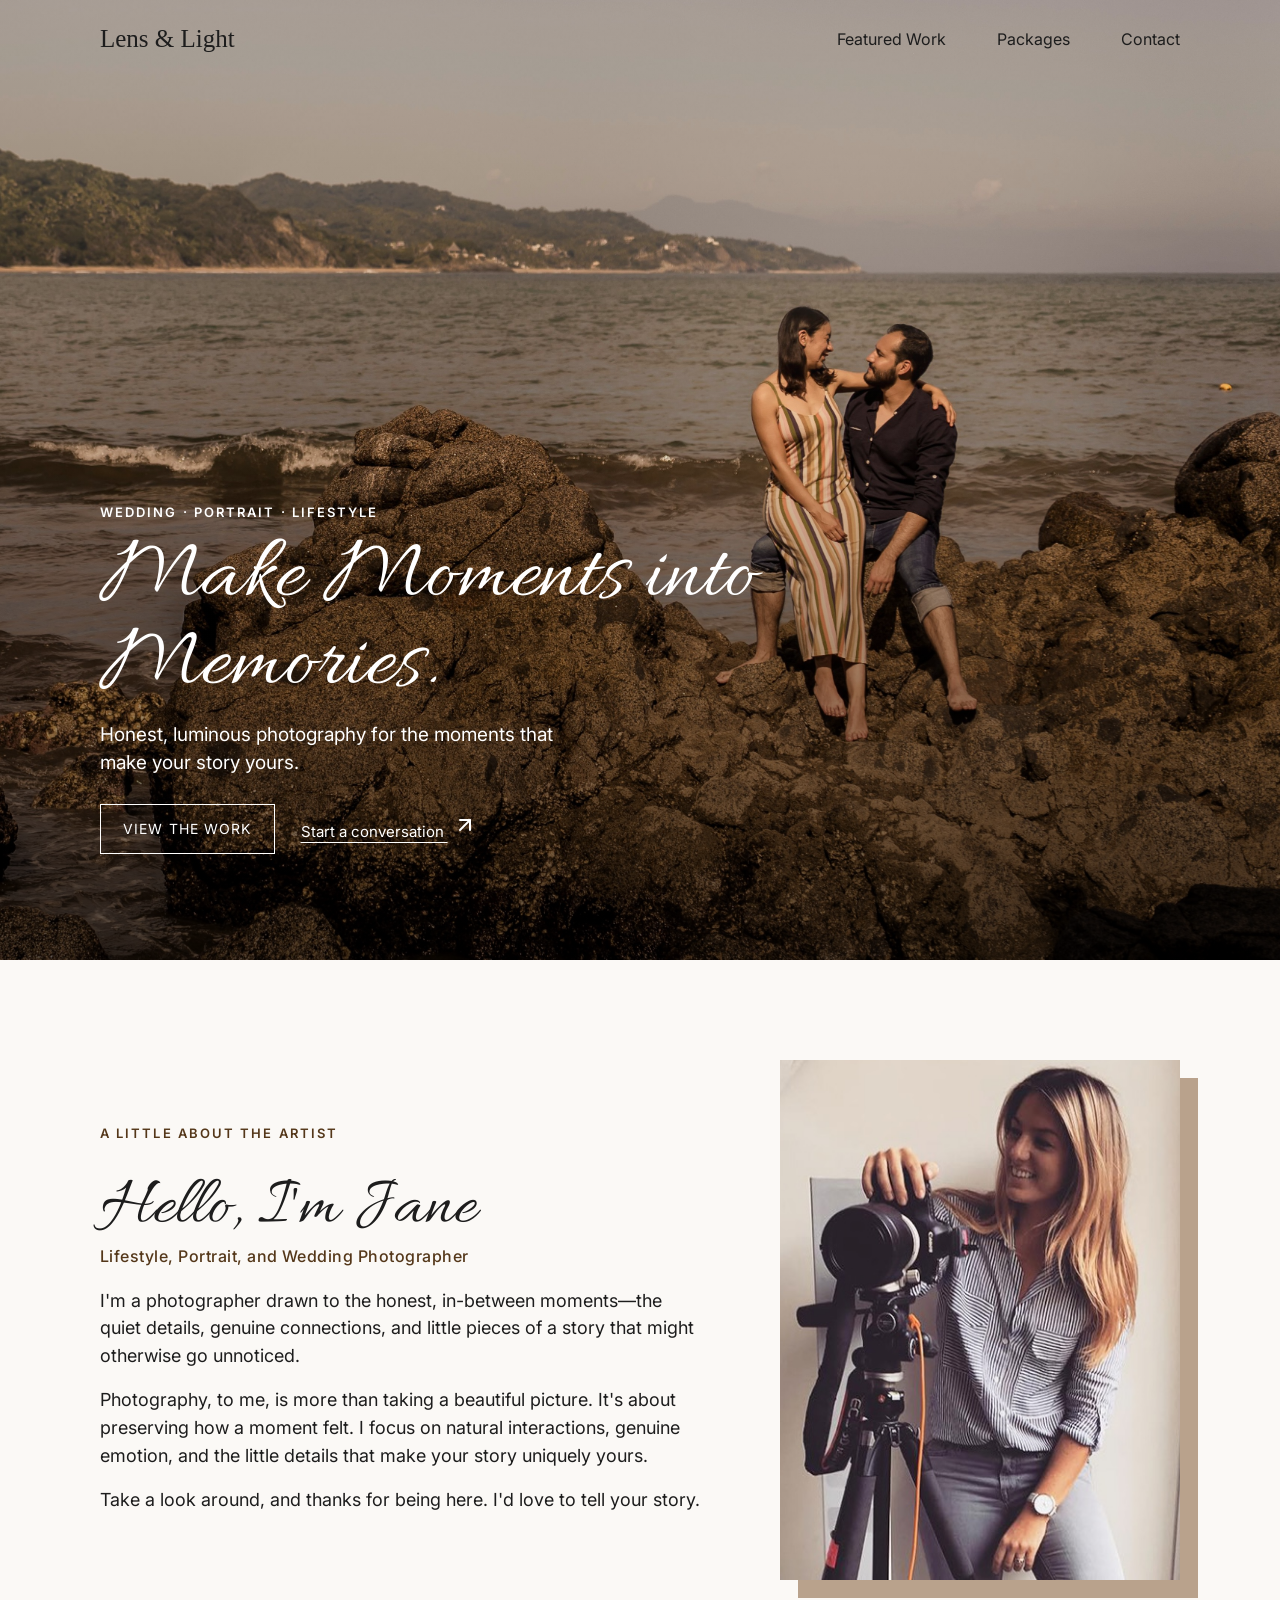
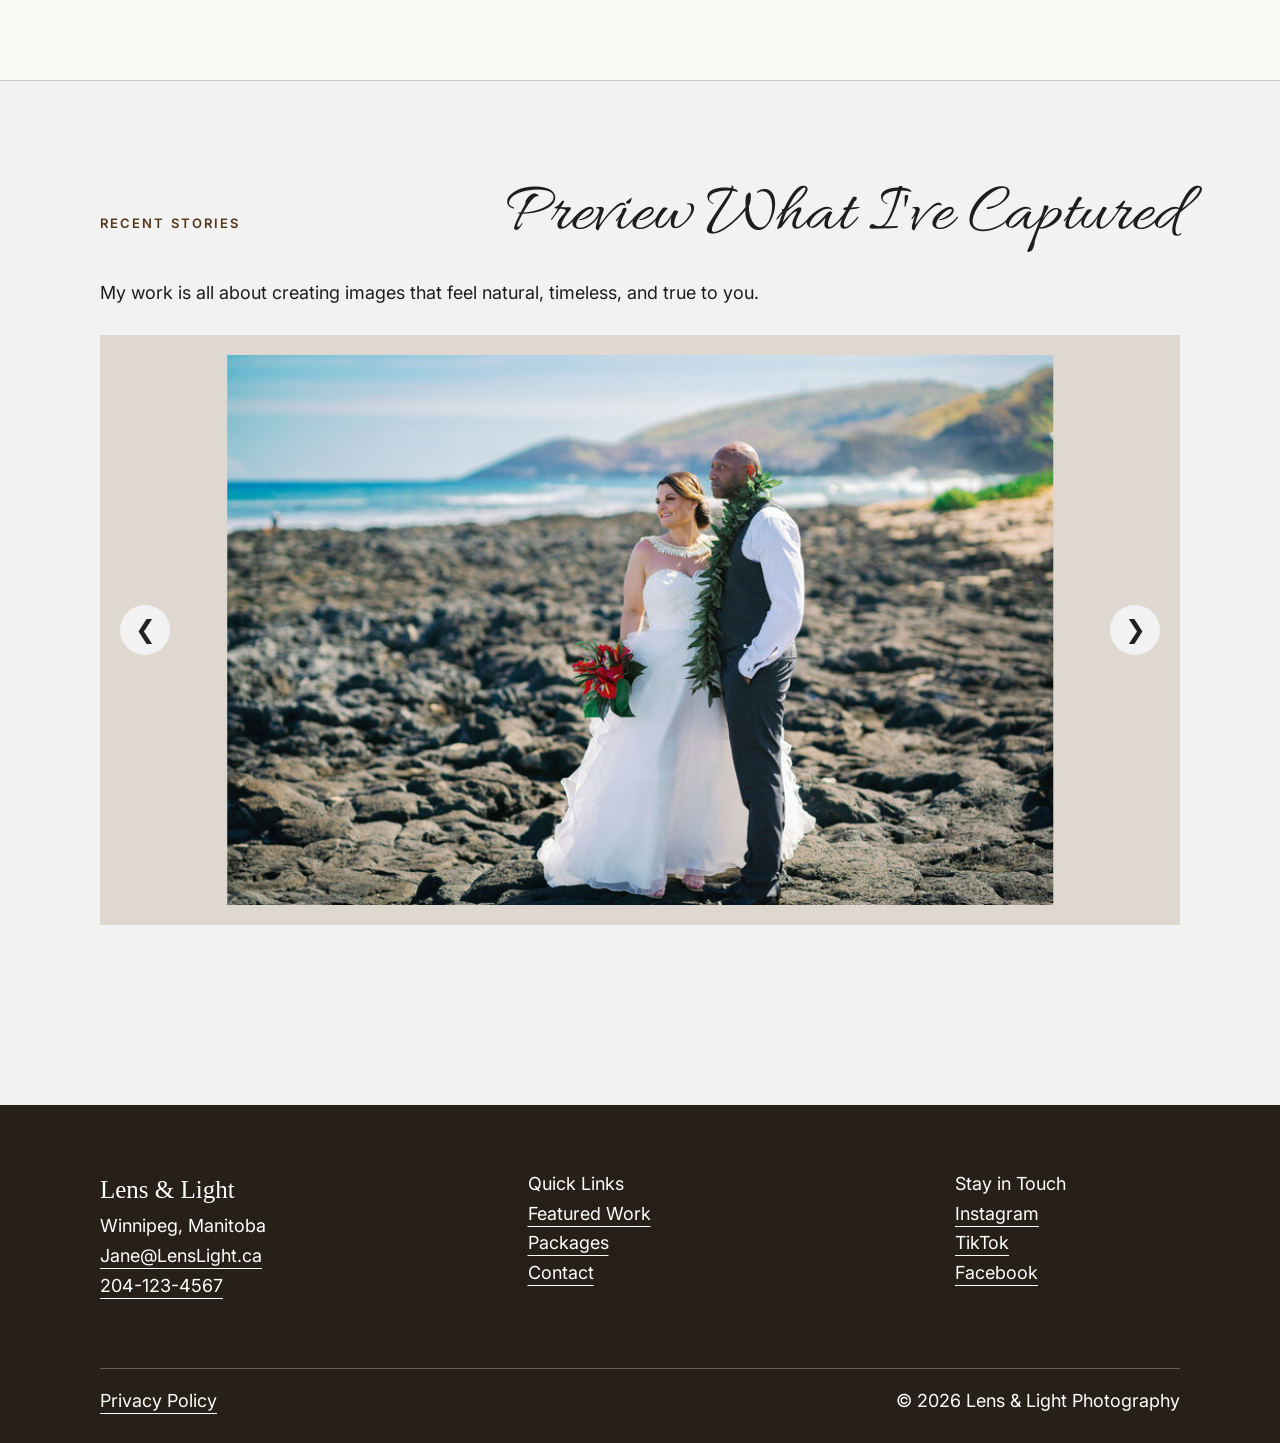
<file: index.html>
<!DOCTYPE html>
<html lang="en">
<head>
	<meta charset="UTF-8">
	<meta name="viewport" content="width=device-width, initial-scale=1.0">
	<meta name="description" content="Lens & Light Photography — thoughtful photography for life's honest, luminous moments.">
	<title>Lens & Light Photography | Home</title>
	<link rel="preconnect" href="https://fonts.googleapis.com">
	<link rel="preconnect" href="https://fonts.gstatic.com" crossorigin>
	<link href="https://fonts.googleapis.com/css2?family=Allura&family=Homemade+Apple&family=Inter:wght@400;500;600&display=swap" rel="stylesheet">
	<link rel="stylesheet" href="styles.css?v=2">
</head>
<body>
	<header id="top" class="header home content-padding">
		<div class="header-content content">
			<nav class="nav" aria-label="Main navigation">
				<div class="logo-div">
					<a class="brand" href="#top">Lens &amp; Light</a>
					<button type="button" class="hamburger" aria-label="Open navigation menu" aria-expanded="false" aria-controls="main-navigation">
						<svg viewBox="0 0 24 24" aria-hidden="true" focusable="false">
							<path d="m6 9 6 6 6-6"></path>
						</svg>
					</button>
				</div>
				<div class="nav-links" id="main-navigation">
					<a href="weddings-featured-work.html" class="nav">Featured Work</a>
					<a href="packages.html" class="nav">Packages</a>
					<a href="contact.html" class="nav">Contact</a>
				</div>
			</nav>
			<div class="hero-copy">
				<p class="hero-eyebrow">Wedding · Portrait · Lifestyle</p>
				<h1 class="heading-font">Make Moments into Memories.</h1>
				<p class="hero-intro">Honest, luminous photography for the moments that make your story yours.</p>
				<div class="hero-actions">
					<a class="hero-button" href="weddings-featured-work.html">View the work</a>
					<a class="hero-text-link" href="contact.html">
						Start a conversation
						<span aria-hidden="true">
							<svg xmlns="http://www.w3.org/2000/svg" width="24" height="24" viewBox="0 0 24 24" fill="none" stroke="currentColor" stroke-width="2" stroke-linecap="round" stroke-linejoin="round">
								<line x1="7" y1="17" x2="17" y2="7"></line>
								<polyline points="7 7 17 7 17 17"></polyline>
							</svg>
						</span>
					</a>
				</div>
			</div>
		</div>
	</header>
	<main>
		<section id="about" class="t-b-padding content-padding">
			<div class="content">
				<div class="left">
					<p class="section-kicker">A little about the artist</p>
					<div class="about-heading">
						<h2 class="no-margin heading-font">Hello, I&apos;m Jane</h2>
						<h4 class="no-margin">Lifestyle, Portrait, and Wedding Photographer</h4>
					</div>
					<div class="about-content">
						<p>I&apos;m a photographer drawn to the honest, in-between moments—the quiet details, genuine connections, and little pieces of a story that might otherwise go unnoticed.</p>
						<p>Photography, to me, is more than taking a beautiful picture. It&apos;s about preserving how a moment felt. I focus on natural interactions, genuine emotion, and the little details that make your story uniquely yours.</p>
						<p>Take a look around, and thanks for being here. I&apos;d love to tell your story.</p>
					</div>
				</div>
				<div class="right">
					<img width="400px" src="images/jane.jpg" alt="Image of Jane" />
				</div>
			</div>
		</section>
		<section id="preview" class="top-padding bottom-padding content content-padding">
			<div class="section-heading">
				<p class="section-kicker">Recent stories</p>
				<h2 class="no-margin heading-font">Preview What I&apos;ve Captured</h2>
			</div>
			<p>My work is all about creating images that feel natural, timeless, and true to you.</p>
			
			<div class="carousel">
				<button class="carousel-button carousel-button-left" aria-label="Previous image">
					&#10094;
				</button>

				<div class="carousel-track-container">
					<div class="carousel-track">
						<div class="carousel-slide">
							<img src="images/weddings/wedding2.jpg" alt="Example wedding photography">
						</div>

						<div class="carousel-slide">
							<img src="images/portraits/portrait1.jpg" alt="Example couple portrait">
						</div>

						<div class="carousel-slide">
							<img src="images/lifestyle/lifestyle1.jpg" alt="Example lifestyle photography">
						</div>

						<div class="carousel-slide">
							<img src="images/weddings/wedding1.avif" alt="Example outdoor portrait">
						</div>

						<div class="carousel-slide">
							<img src="images/portraits/portrait2.jpg" alt="Example outdoor portrait">
						</div>

						<div class="carousel-slide">
							<img src="images/lifestyle/lifestyle3.avif" alt="Example outdoor portrait">
						</div>
					</div>
				</div>

				<button class="carousel-button carousel-button-right" aria-label="Next image">
					&#10095;
				</button>

			</div>
		</section>
	</main>
	<footer class="footer">
		<div class="content">
			<div class="columns">
				<div class="footer-link-section">
					<a href="#top" class="brand">Lens & Light</a>
					<p class="no-margin">Winnipeg, Manitoba</p>
					<a href="mailto:Jane@LensLight.ca">Jane@LensLight.ca</a>
					<a href="tel:2041234567">204-123-4567</a>
				</div>
				<div class="footer-link-section">
					<p class="no-margin">Quick Links</p>
					<a href="weddings-featured-work.html">Featured Work</a>
					<a href="packages.html">Packages</a>
					<a href="contact.html">Contact</a>
				</div>
				<div class="footer-link-section">
					<p class="no-margin">Stay in Touch</p>
					<a href="#">Instagram</a>
					<a href="#">TikTok</a>
					<a href="#">Facebook</a>
				</div>
			</div>
			<div class="columns">
				<div class="terms">
					<a href="#">Privacy Policy</a>
					<!-- <a href="#">Terms of Service</a> -->
				</div>
				<p class="no-margin">&copy; 2026 Lens &amp; Light Photography</p>	
			</div>
		</div>
	</footer>

	<script>
		const track = document.querySelector(".carousel-track");
		const trackContainer = document.querySelector(".carousel-track-container");
		const slides = document.querySelectorAll(".carousel-slide");

		const previousButton = document.querySelector(".carousel-button-left");
		const nextButton = document.querySelector(".carousel-button-right");
		const hamburger = document.querySelector(".hamburger");
		const navigationLinks = document.querySelector(".nav-links");

		let currentSlide = 0;
		let touchStartX = 0;


		function toggleNavigation() {
			const isOpen = navigationLinks.classList.toggle("is-open");
			hamburger.setAttribute("aria-expanded", isOpen);
			hamburger.setAttribute("aria-label", isOpen ? "Close navigation menu" : "Open navigation menu");
		}


		hamburger.addEventListener("click", toggleNavigation);
		hamburger.addEventListener("keydown", (event) => {
			if (event.key === "Enter" || event.key === " ") {
				event.preventDefault();
				toggleNavigation();
			}
		});


		function updateCarousel() {
			track.style.transform = `translateX(-${currentSlide * 100}%)`;
		}


		nextButton.addEventListener("click", () => {

			currentSlide++;

			// Go back to the first image after the last one
			if (currentSlide >= slides.length) {
				currentSlide = 0;
			}

			updateCarousel();
		});


		previousButton.addEventListener("click", () => {

			currentSlide--;

			// Go to the last image if we're at the first
			if (currentSlide < 0) {
				currentSlide = slides.length - 1;
			}

			updateCarousel();
		});


		trackContainer.addEventListener("touchstart", (event) => {
			if (event.touches.length === 1) {
				touchStartX = event.touches[0].clientX;
			}
		}, { passive: true });

		trackContainer.addEventListener("touchend", (event) => {
			if (!touchStartX || event.changedTouches.length !== 1) {
				touchStartX = 0;
				return;
			}

			const touchEndX = event.changedTouches[0].clientX;
			const swipeDistance = touchEndX - touchStartX;
			const minimumSwipeDistance = 50;

			if (Math.abs(swipeDistance) >= minimumSwipeDistance) {
				if (swipeDistance < 0) {
					nextButton.click();
				} else {
					previousButton.click();
				}
			}

			touchStartX = 0;
		}, { passive: true });
	</script>
</body>
</html>
</file>
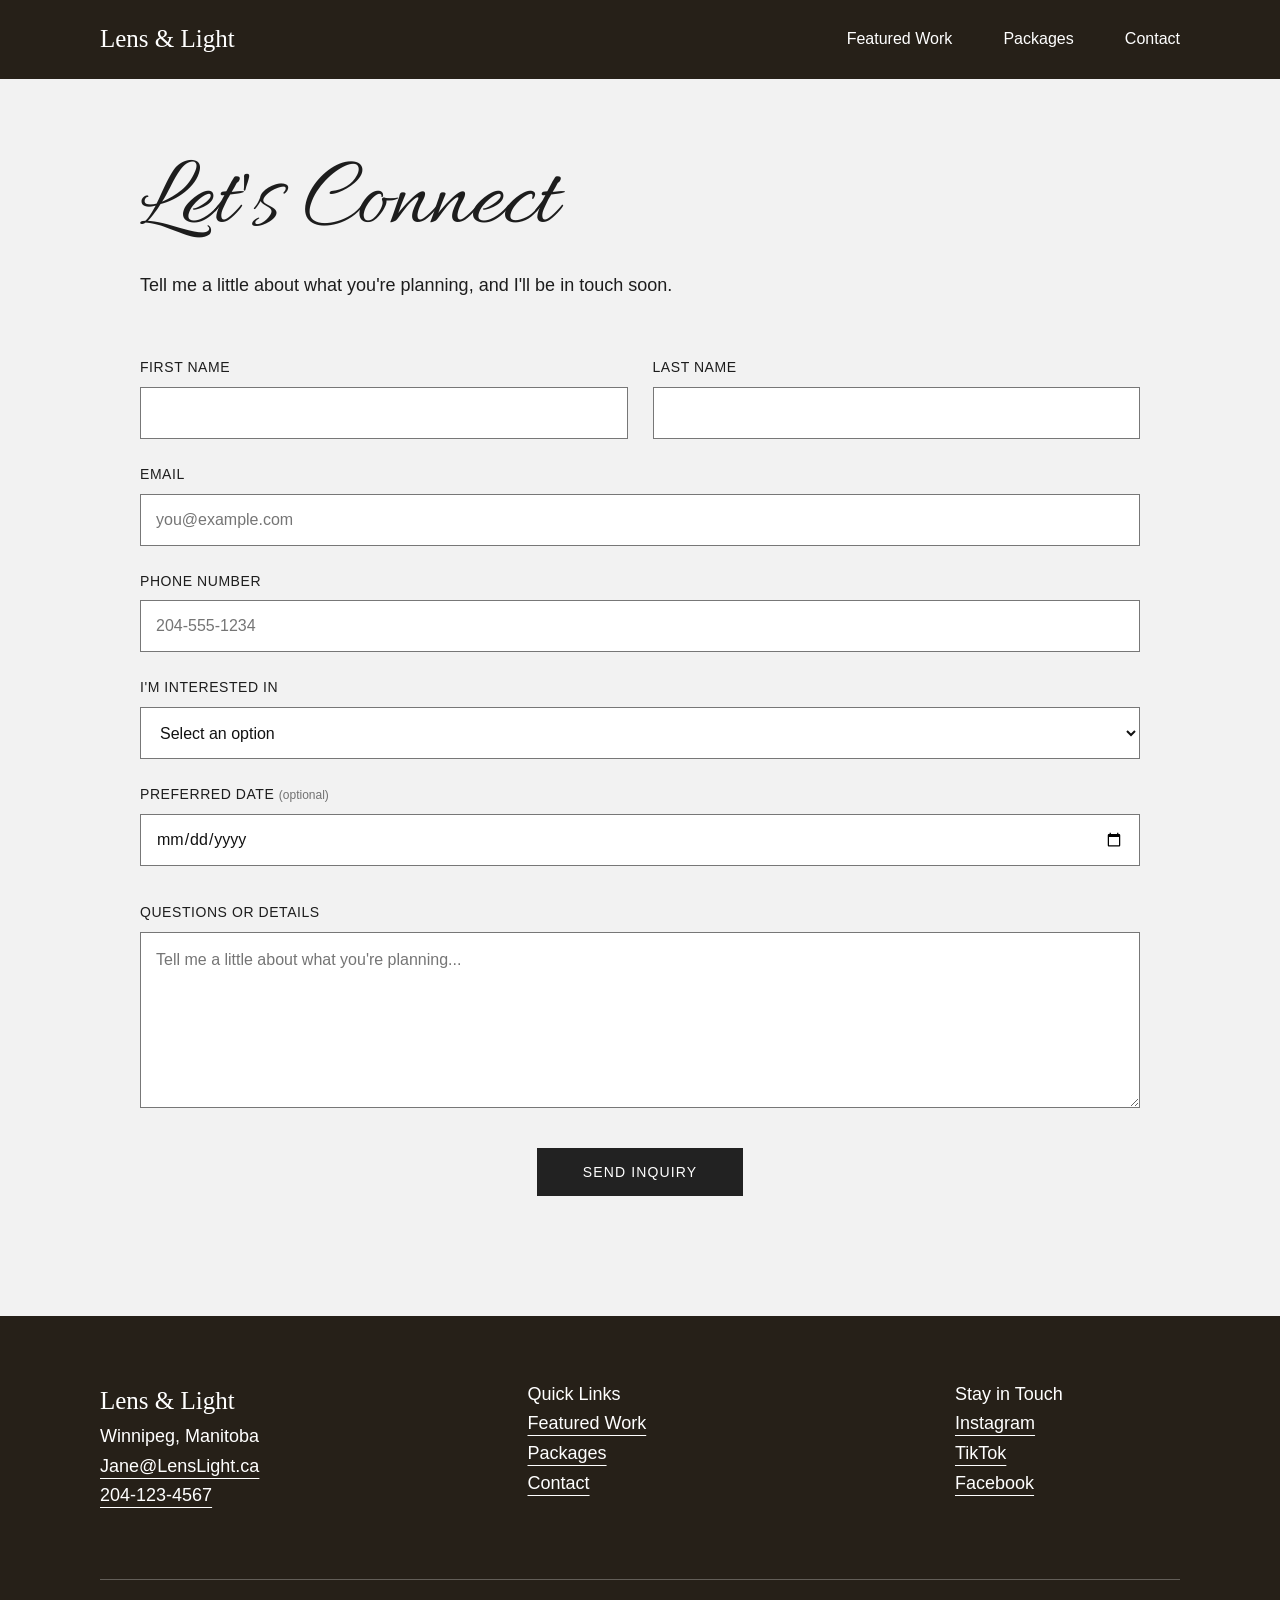
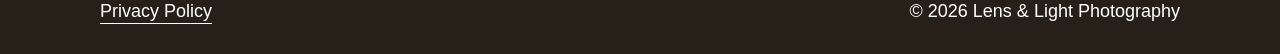
<file: contact.html>
<!DOCTYPE html>
<html lang="en">
<head>
	<meta charset="UTF-8">
	<meta name="viewport" content="width=device-width, initial-scale=1.0">
	<meta name="description" content="Lens & Light Photography — thoughtful photography for life's honest, luminous moments.">
    <title>Lens &amp; Light Photography | Contact</title>
    <link rel="preconnect" href="https://fonts.googleapis.com">
    <link rel="preconnect" href="https://fonts.gstatic.com" crossorigin>
    <link href="https://fonts.googleapis.com/css2?family=Allura&family=Homemade+Apple&display=swap" rel="stylesheet">
	<link rel="stylesheet" href="styles.css">
</head>
<body>
	<header id="top" class="header content-padding">
		<div class="header-content content">
			<nav class="nav" aria-label="Main navigation">
				<div class="logo-div">
					<a class="brand" href="index.html">Lens &amp; Light</a>
                    <button type="button" class="hamburger" aria-label="Open navigation menu" aria-expanded="false" aria-controls="main-navigation">
                        <svg viewBox="0 0 24 24" aria-hidden="true" focusable="false">
                            <path d="m6 9 6 6 6-6"></path>
                        </svg>
                    </button>
				</div>
                <div class="nav-links" id="main-navigation">
					<a href="weddings-featured-work.html" class="nav">Featured Work</a>
					<a href="packages.html" class="nav">Packages</a>
					<a href="#" class="nav active">Contact</a>
				</div>
			</nav>
		</div>
	</header>
    <main class="content-padding">
			<div class="content form">
                <h1 class="heading-font">Let's Connect</h1>
                <p>
                    Tell me a little about what you're planning, and I'll
                    be in touch soon.
                </p>

                <form class="contact-form">

                    <!-- First + Last Name -->
                    <div class="name-fields">

                        <div class="form-group">
                            <label for="first-name">First Name</label>
                            <input
                                type="text"
                                id="first-name"
                                name="first-name"
                                autocomplete="given-name"
                                required
                            >
                        </div>

                        <div class="form-group">
                            <label for="last-name">Last Name</label>
                            <input
                                type="text"
                                id="last-name"
                                name="last-name"
                                autocomplete="family-name"
                                required
                            >
                        </div>

                    </div>


                    <!-- Email -->
                    <div class="form-group">
                        <label for="email">Email</label>
                        <input
                            type="email"
                            id="email"
                            name="email"
                            pattern="[a-z0-9._%+-]+@[a-z0-9.-]+\.[a-z]{2,}$"
                            autocomplete="email"
                            placeholder="you@example.com"
                            required
                        >
                    </div>


                    <!-- Phone -->
                    <div class="form-group">
                        <label for="phone">Phone Number</label>
                        <input
                            type="tel"
                            id="phone"
                            name="phone"
                            autocomplete="tel"
                            placeholder="204-555-1234"
                            pattern="[0-9\s\-\(\)\+]{10,20}"
                            title="Please enter a valid phone number"
                            required
                        >
                    </div>


                    <!-- Interested In -->
                    <div class="form-group">
                        <label for="interest">I'm Interested In</label>

                        <select id="interest" name="interest" required>
                            <option value="" disabled selected>
                                Select an option
                            </option>
                            <option value="wedding">Weddings</option>
                            <option value="portraits">Portraits</option>
                            <option value="lifestyle">Lifestyle</option>
                        </select>
                    </div>


                    <!-- Date -->
                    <div class="form-group">
                        <label for="date">
                            Preferred Date
                            <span class="optional">(optional)</span>
                        </label>

                        <input
                            type="date"
                            id="date"
                            name="date"
                        >

                        <span id="date-error" class="field-error"></span>
                    </div>

                    <!-- Questions -->
                     <div class="form-group">
                        <label for="questions">Questions or Details</label>
                        <textarea
                            id="questions"
                            name="questions"
                            rows="6"
                            placeholder="Tell me a little about what you're planning..."
                        ></textarea>
                    </div>


                    <!-- Submit -->
                    <button type="submit" class="submit-button">
                        Send Inquiry
                    </button>

                </form>
            </div>
        </section>
	</main>
	<footer class="footer">
		<div class="content">
			<div class="columns">
				<div class="footer-link-section">
					<a href="index.html" class="brand">Lens & Light</a>
					<p class="no-margin">Winnipeg, Manitoba</p>
					<a href="mailto:Jane@LensLight.ca">Jane@LensLight.ca</a>
					<a href="tel:2041234567">204-123-4567</a>
				</div>
				<div class="footer-link-section">
					<p class="no-margin">Quick Links</p>
					<a href="weddings-featured-work.html">Featured Work</a>
					<a href="packages.html">Packages</a>
					<a href="#top">Contact</a>
				</div>
				<div class="footer-link-section">
					<p class="no-margin">Stay in Touch</p>
					<a href="#">Instagram</a>
					<a href="#">TikTok</a>
					<a href="#">Facebook</a>
				</div>
			</div>
			<div class="columns">
				<div class="terms">
					<a href="#">Privacy Policy</a>
					<!-- <a href="#">Terms of Service</a> -->
				</div>
				<p class="no-margin">&copy; 2026 Lens &amp; Light Photography</p>	
			</div>
		</div>
	</footer>

	<div class="contact-toast" id="contact-toast" role="alert" aria-live="polite" hidden>
		<p>Thanks for your message. I'll get back to you as soon as I can!</p>
		<button type="button" class="contact-toast-close" aria-label="Close confirmation message">&times;</button>
	</div>

    <script>
        const form = document.querySelector(".contact-form");
        const dateInput = document.querySelector("#date");
        const dateError = document.querySelector("#date-error");
        const contactToast = document.querySelector("#contact-toast");
        const contactToastClose = document.querySelector(".contact-toast-close");

        // Set today's date as the minimum selectable date
        const today = new Date();
        const year = today.getFullYear();
        const month = String(today.getMonth() + 1).padStart(2, "0");
        const day = String(today.getDate()).padStart(2, "0");

        const todayString = `${year}-${month}-${day}`;

        dateInput.min = todayString;
                		const hamburger = document.querySelector(".hamburger");
                		const navigationLinks = document.querySelector(".nav-links");

                		function toggleNavigation() {
                			const isOpen = navigationLinks.classList.toggle("is-open");
                			hamburger.setAttribute("aria-expanded", isOpen);
                			hamburger.setAttribute("aria-label", isOpen ? "Close navigation menu" : "Open navigation menu");
                		}

                		hamburger.addEventListener("click", toggleNavigation);
                		hamburger.addEventListener("keydown", (event) => {
                			if (event.key === "Enter" || event.key === " ") {
                				event.preventDefault();
                				toggleNavigation();
                			}
                		});



        form.addEventListener("submit", function (event) {

            dateError.textContent = "";

            // Only validate the date if one was entered
            if (dateInput.value) {

                const selectedDate = new Date(dateInput.value + "T00:00:00");
                const currentDate = new Date();

                // Remove the time from today's date
                currentDate.setHours(0, 0, 0, 0);

                if (selectedDate <= currentDate) {
                    event.preventDefault();

                    dateError.textContent =
                        "Please select a date in the future.";

                    dateInput.focus();
                }
            }

            if (!event.defaultPrevented) {
                event.preventDefault();
                contactToast.hidden = false;
                contactToastClose.focus();
            }
        });

        contactToastClose.addEventListener("click", function () {
            contactToast.hidden = true;
        });
    </script>
</body>
</html>
</file>
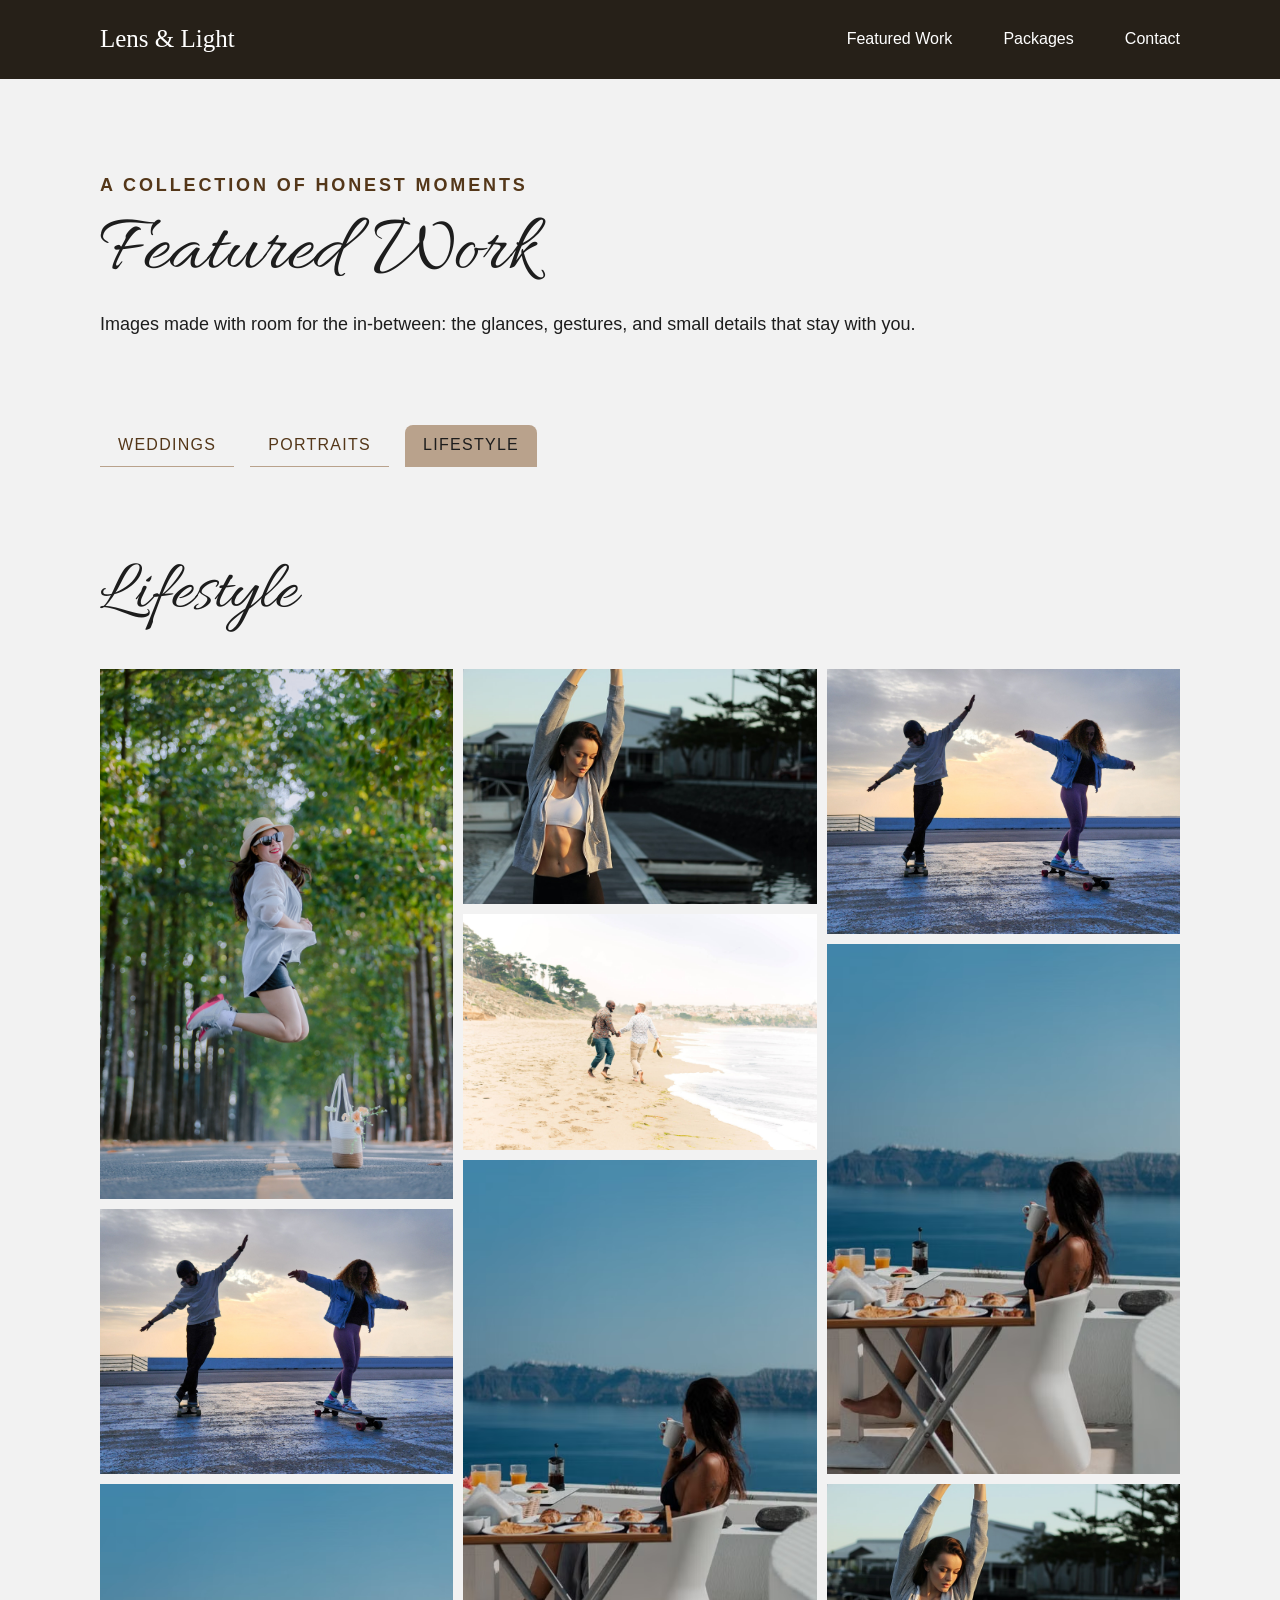
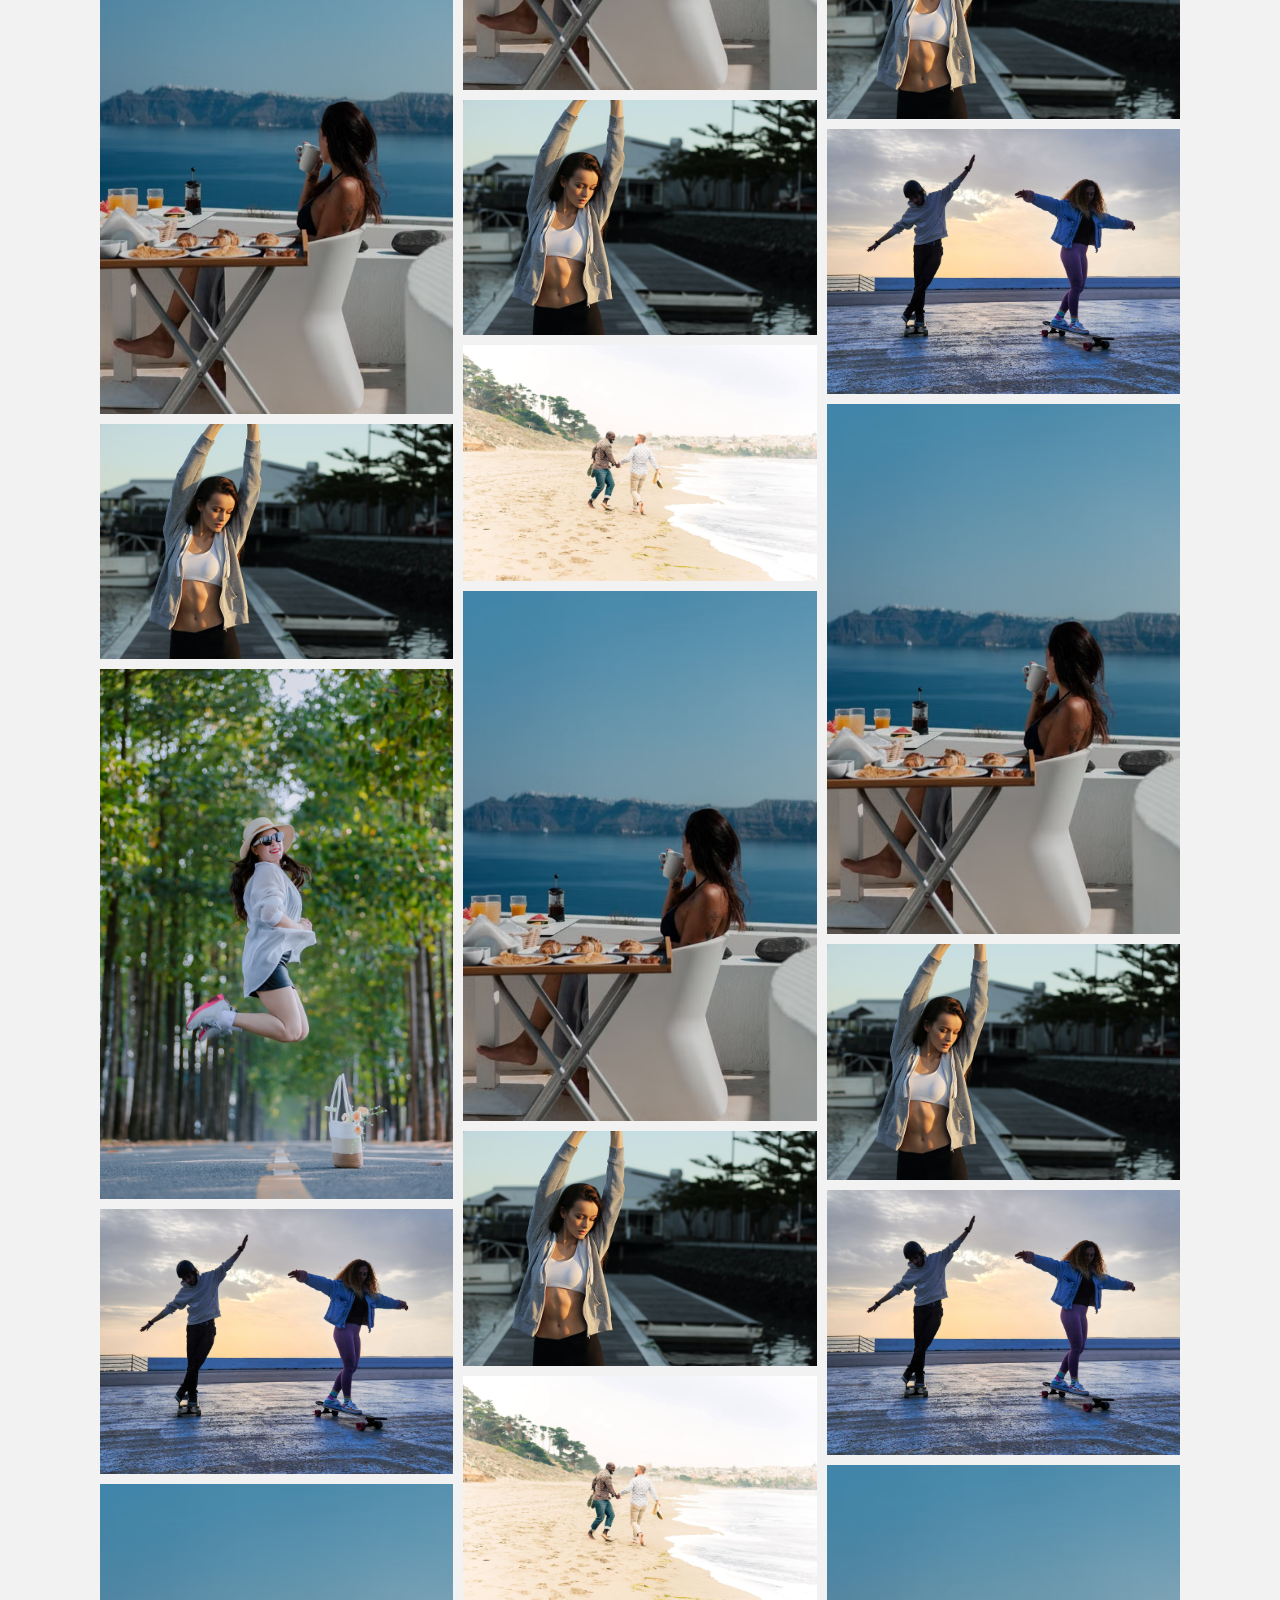
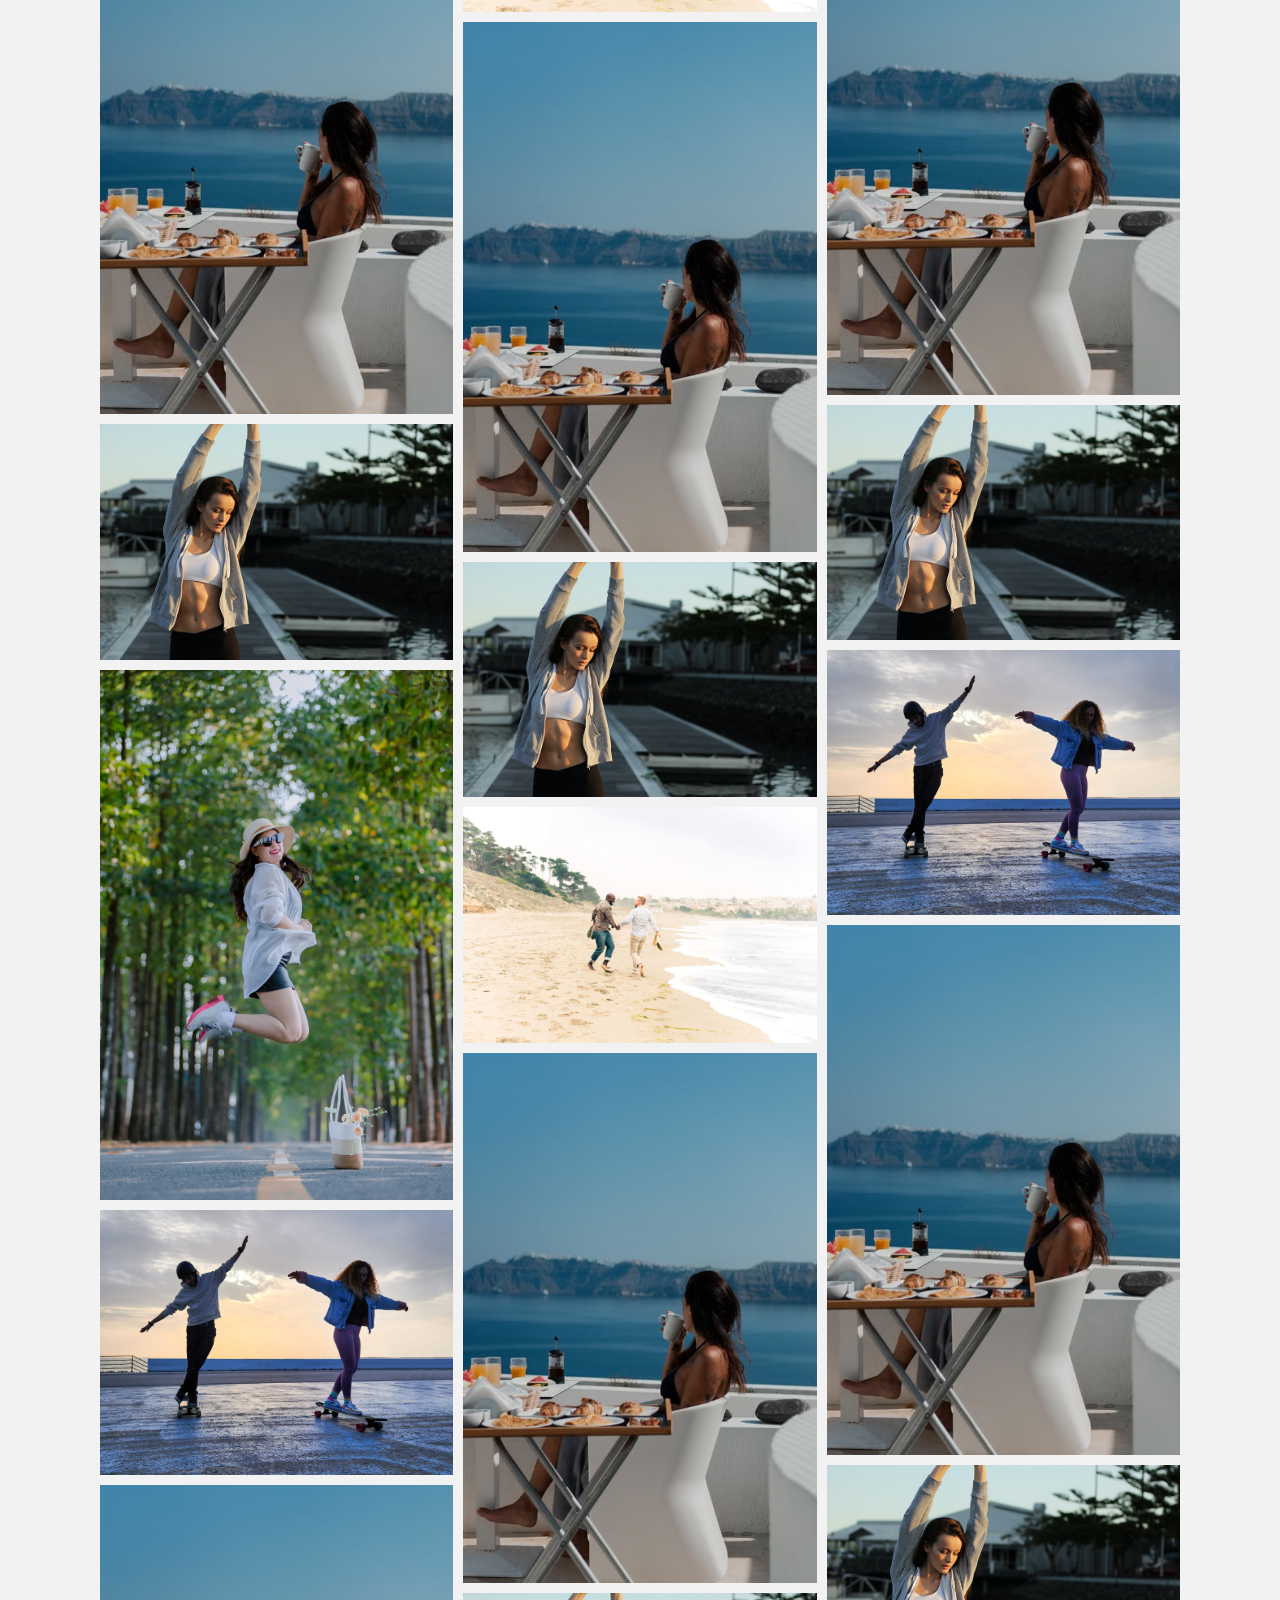
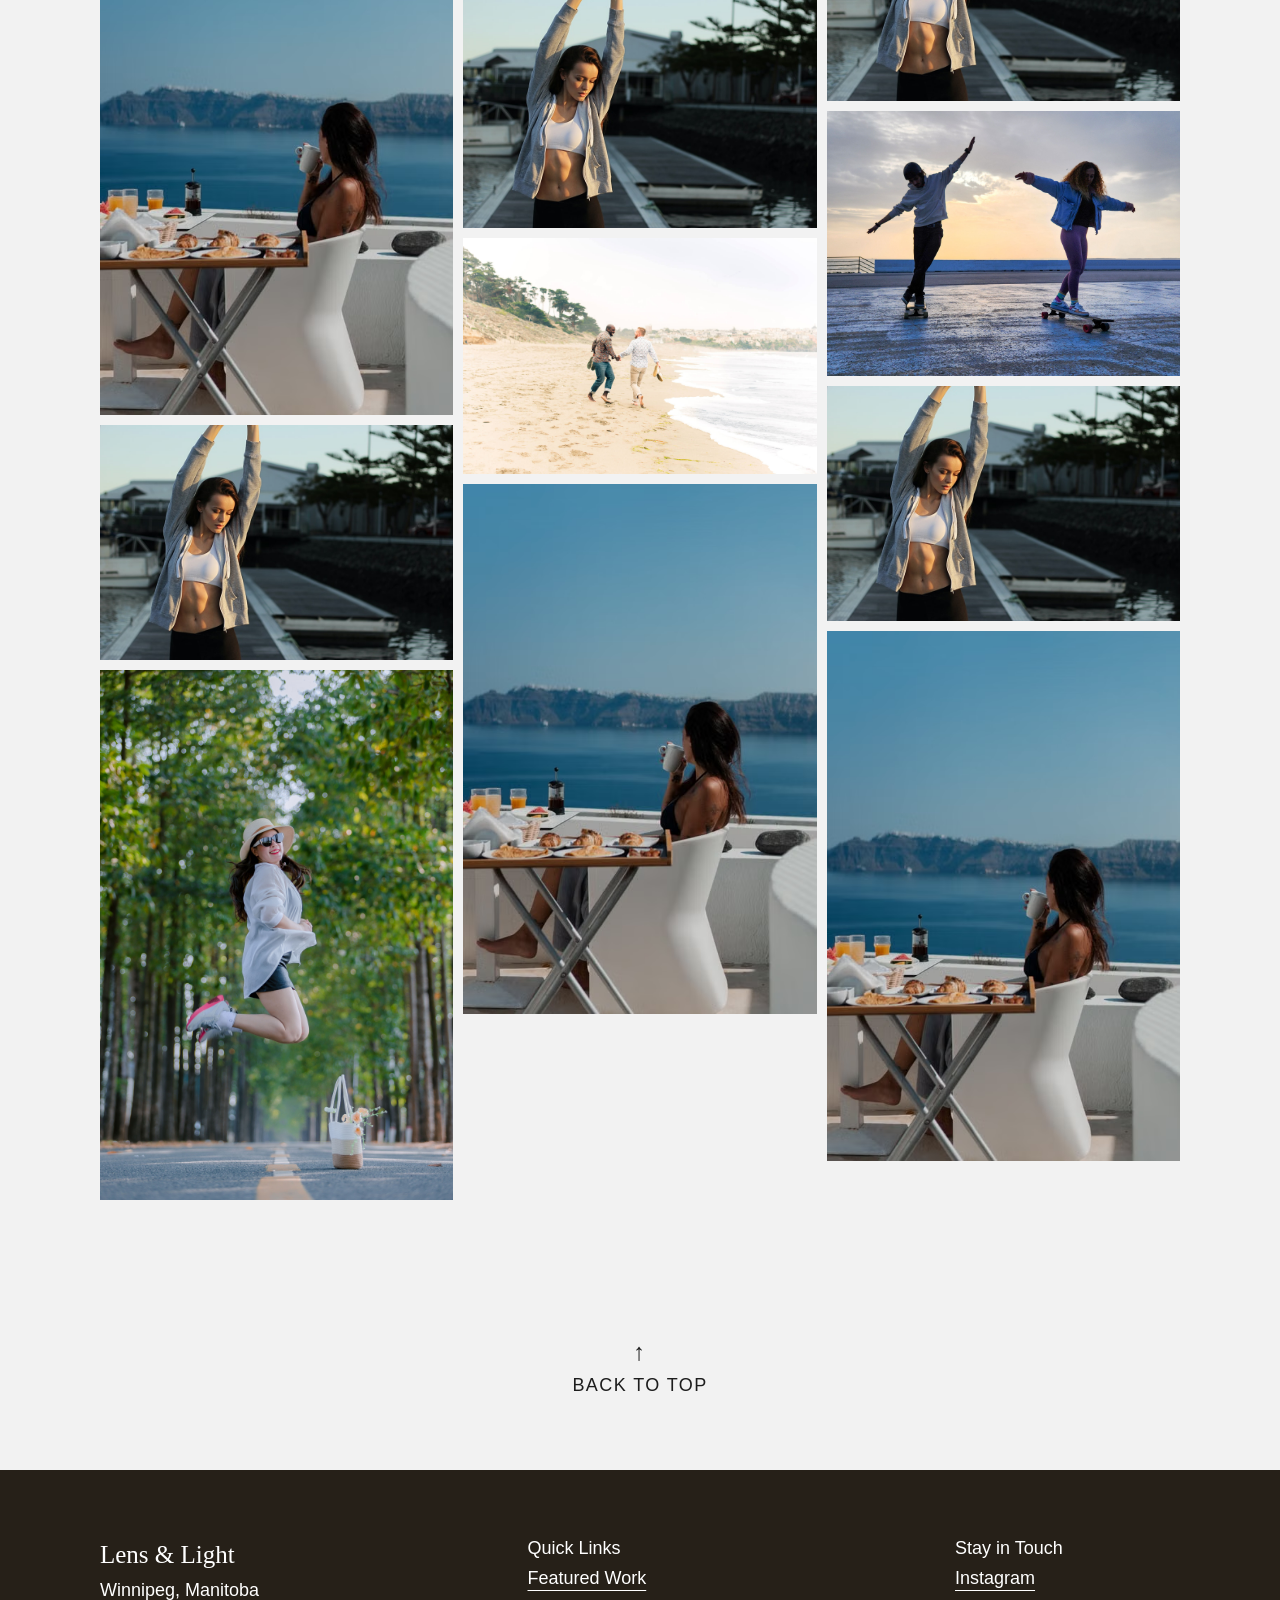
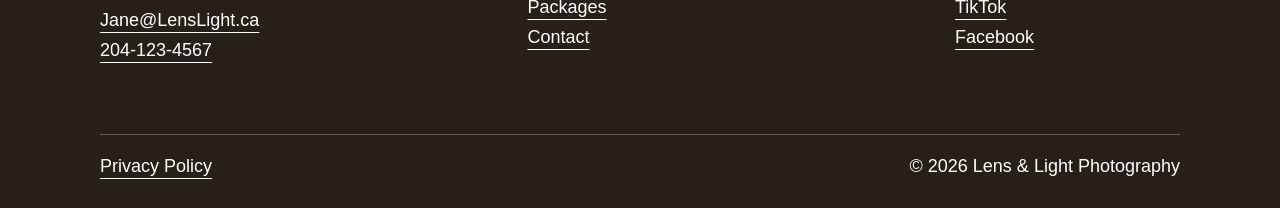
<file: lifestyle-featured-work.html>
<!DOCTYPE html>
<html lang="en">
<head>
	<meta charset="UTF-8">
	<meta name="viewport" content="width=device-width, initial-scale=1.0">
	<meta name="description" content="Lens & Light Photography — thoughtful photography for life's honest, luminous moments.">
	<title>Lens & Light Photography | Lifestyle Featured Work</title>
    <link rel="preconnect" href="https://fonts.googleapis.com">
	<link rel="preconnect" href="https://fonts.gstatic.com" crossorigin>
	<link href="https://fonts.googleapis.com/css2?family=Allura&family=Homemade+Apple&display=swap" rel="stylesheet">
	<link rel="stylesheet" href="styles.css">
</head>
<body>
	<header id="top" class="header content-padding">
		<div class="header-content content">
			<nav class="nav" aria-label="Main navigation">
				<div class="logo-div">
					<a class="brand" href="index.html">Lens &amp; Light</a>
					<button type="button" class="hamburger" aria-label="Open navigation menu" aria-expanded="false" aria-controls="main-navigation">
						<svg viewBox="0 0 24 24" aria-hidden="true" focusable="false">
							<path d="m6 9 6 6 6-6"></path>
						</svg>
					</button>
				</div>
				<div class="nav-links" id="main-navigation">
					<a href="#top" class="nav active">Featured Work</a>
					<a href="packages.html" class="nav">Packages</a>
					<a href="contact.html" class="nav">Contact</a>
				</div>
			</nav>
		</div>
	</header>
	<main class="content-padding">
		<section class="page-intro">
			<p class="content section-kicker">A collection of honest moments</p>
			<h1 class="content heading-font">Featured Work</h1>
			<p class="content">Images made with room for the in-between: the glances, gestures, and small details that stay with you.</p>
		</section>
		<section class="tabs-section">
			<div class="featured-tabs content">
				<a href="weddings-featured-work.html" class="nav">Weddings</a>
				<a href="portraits-featured-work.html" class="nav">Portraits</a>
				<a href="#top" class="nav active">Lifestyle</a>
			</div>
		</section>
        <section>
			<div class="content">
				<h2 class="heading-font">Lifestyle</h2>
				<section class="tabs-section mobile">
					<div class="featured-tabs content">
						<a href="weddings-featured-work.html" class="nav">Weddings</a>
						<a href="portraits-featured-work.html" class="nav">Portraits</a>
					</div>
				</section>
				<div class="gallery">
					<div class="gallery-column">
						<img src="images/lifestyle/lifestyle1.jpg" alt="Example lifestyle photo" />
						<img src="images/lifestyle/lifestyle2.jpg" alt="Example lifestyle photo" />
						<img src="images/lifestyle/lifestyle3.avif" alt="Example lifestyle photo" />
						<img src="images/lifestyle/lifestyle4.jpg" alt="Example lifestyle photo" />
						<img src="images/lifestyle/lifestyle1.jpg" alt="Example lifestyle photo" />
						<img src="images/lifestyle/lifestyle2.jpg" alt="Example lifestyle photo" />
						<img src="images/lifestyle/lifestyle3.avif" alt="Example lifestyle photo" />
						<img src="images/lifestyle/lifestyle4.jpg" alt="Example lifestyle photo" />
						<img src="images/lifestyle/lifestyle1.jpg" alt="Example lifestyle photo" />
						<img src="images/lifestyle/lifestyle2.jpg" alt="Example lifestyle photo" />
						<img src="images/lifestyle/lifestyle3.avif" alt="Example lifestyle photo" />
						<img src="images/lifestyle/lifestyle4.jpg" alt="Example lifestyle photo" />
						<img src="images/lifestyle/lifestyle1.jpg" alt="Example lifestyle photo" />
					</div>
					<div class="gallery-column">
						<img src="images/lifestyle/lifestyle4.jpg" alt="Example lifestyle photo" />
						<img src="images/lifestyle/lifestyle5.jpg" alt="Example lifestyle photo" />
						<img src="images/lifestyle/lifestyle3.avif" alt="Example lifestyle photo" />
						<img src="images/lifestyle/lifestyle4.jpg" alt="Example lifestyle photo" />
						<img src="images/lifestyle/lifestyle5.jpg" alt="Example lifestyle photo" />
						<img src="images/lifestyle/lifestyle3.avif" alt="Example lifestyle photo" />
						<img src="images/lifestyle/lifestyle4.jpg" alt="Example lifestyle photo" />
						<img src="images/lifestyle/lifestyle5.jpg" alt="Example lifestyle photo" />
						<img src="images/lifestyle/lifestyle3.avif" alt="Example lifestyle photo" />
						<img src="images/lifestyle/lifestyle4.jpg" alt="Example lifestyle photo" />
						<img src="images/lifestyle/lifestyle5.jpg" alt="Example lifestyle photo" />
						<img src="images/lifestyle/lifestyle3.avif" alt="Example lifestyle photo" />
						<img src="images/lifestyle/lifestyle4.jpg" alt="Example lifestyle photo" />
						<img src="images/lifestyle/lifestyle5.jpg" alt="Example lifestyle photo" />
						<img src="images/lifestyle/lifestyle3.avif" alt="Example lifestyle photo" />
					</div>
					<div class="gallery-column hide-column">
						<img src="images/lifestyle/lifestyle2.jpg" alt="Example lifestyle photo" />
						<img src="images/lifestyle/lifestyle3.avif" alt="Example lifestyle photo" />
						<img src="images/lifestyle/lifestyle4.jpg" alt="Example lifestyle photo" />
						<img src="images/lifestyle/lifestyle2.jpg" alt="Example lifestyle photo" />
						<img src="images/lifestyle/lifestyle3.avif" alt="Example lifestyle photo" />
						<img src="images/lifestyle/lifestyle4.jpg" alt="Example lifestyle photo" />
						<img src="images/lifestyle/lifestyle2.jpg" alt="Example lifestyle photo" />
						<img src="images/lifestyle/lifestyle3.avif" alt="Example lifestyle photo" />
						<img src="images/lifestyle/lifestyle4.jpg" alt="Example lifestyle photo" />
						<img src="images/lifestyle/lifestyle2.jpg" alt="Example lifestyle photo" />
						<img src="images/lifestyle/lifestyle3.avif" alt="Example lifestyle photo" />
						<img src="images/lifestyle/lifestyle4.jpg" alt="Example lifestyle photo" />
						<img src="images/lifestyle/lifestyle2.jpg" alt="Example lifestyle photo" />
						<img src="images/lifestyle/lifestyle4.jpg" alt="Example lifestyle photo" />
						<img src="images/lifestyle/lifestyle3.avif" alt="Example lifestyle photo" />
					</div>
				</div>
			</div>
        </section>
	</main>

	<div class="back-to-top">
		<a href="#top">
			<span class="arrow">↑</span>
			<span>Back to Top</span>
		</a>
	</div>

	<footer class="footer">
		<div class="content">
			<div class="columns">
				<div class="footer-link-section">
					<a href="index.html" class="brand">Lens & Light</a>
					<p class="no-margin">Winnipeg, Manitoba</p>
					<a href="mailto:Jane@LensLight.ca">Jane@LensLight.ca</a>
					<a href="tel:2041234567">204-123-4567</a>
				</div>
				<div class="footer-link-section">
					<p class="no-margin">Quick Links</p>
					<a href="#top">Featured Work</a>
					<a href="packages.html">Packages</a>
					<a href="contact.html">Contact</a>
				</div>
				<div class="footer-link-section">
					<p class="no-margin">Stay in Touch</p>
					<a href="#">Instagram</a>
					<a href="#">TikTok</a>
					<a href="#">Facebook</a>
				</div>
			</div>
			<div class="columns">
				<div class="terms">
					<a href="#">Privacy Policy</a>
					<!-- <a href="#">Terms of Service</a> -->
				</div>
				<p class="no-margin">&copy; 2026 Lens &amp; Light Photography</p>	
			</div>
		</div>
	</footer>
	<script>
		const hamburger = document.querySelector(".hamburger");
		const navigationLinks = document.querySelector(".nav-links");

		function toggleNavigation() {
			const isOpen = navigationLinks.classList.toggle("is-open");
			hamburger.setAttribute("aria-expanded", isOpen);
			hamburger.setAttribute("aria-label", isOpen ? "Close navigation menu" : "Open navigation menu");
		}

		hamburger.addEventListener("click", toggleNavigation);
		hamburger.addEventListener("keydown", (event) => {
			if (event.key === "Enter" || event.key === " ") {
				event.preventDefault();
				toggleNavigation();
			}
		});
	</script>
</body>
</html>
</file>
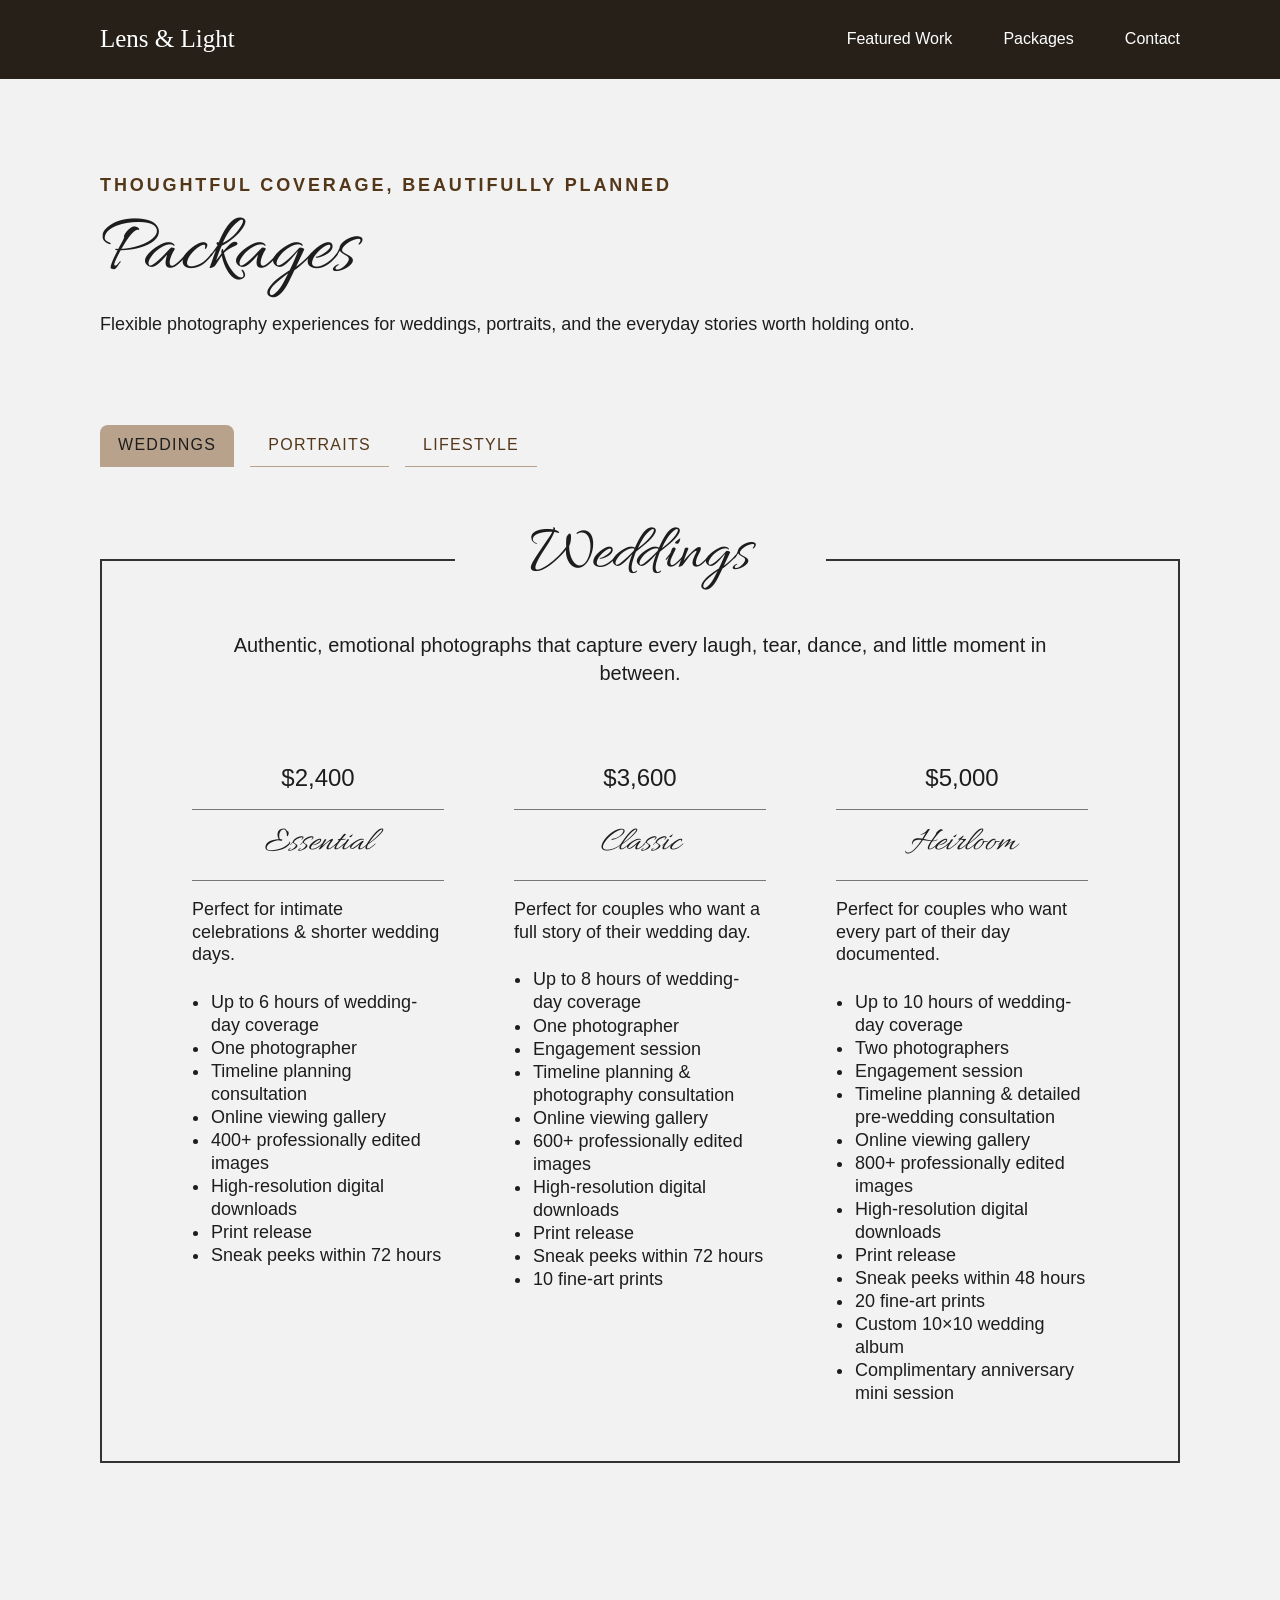
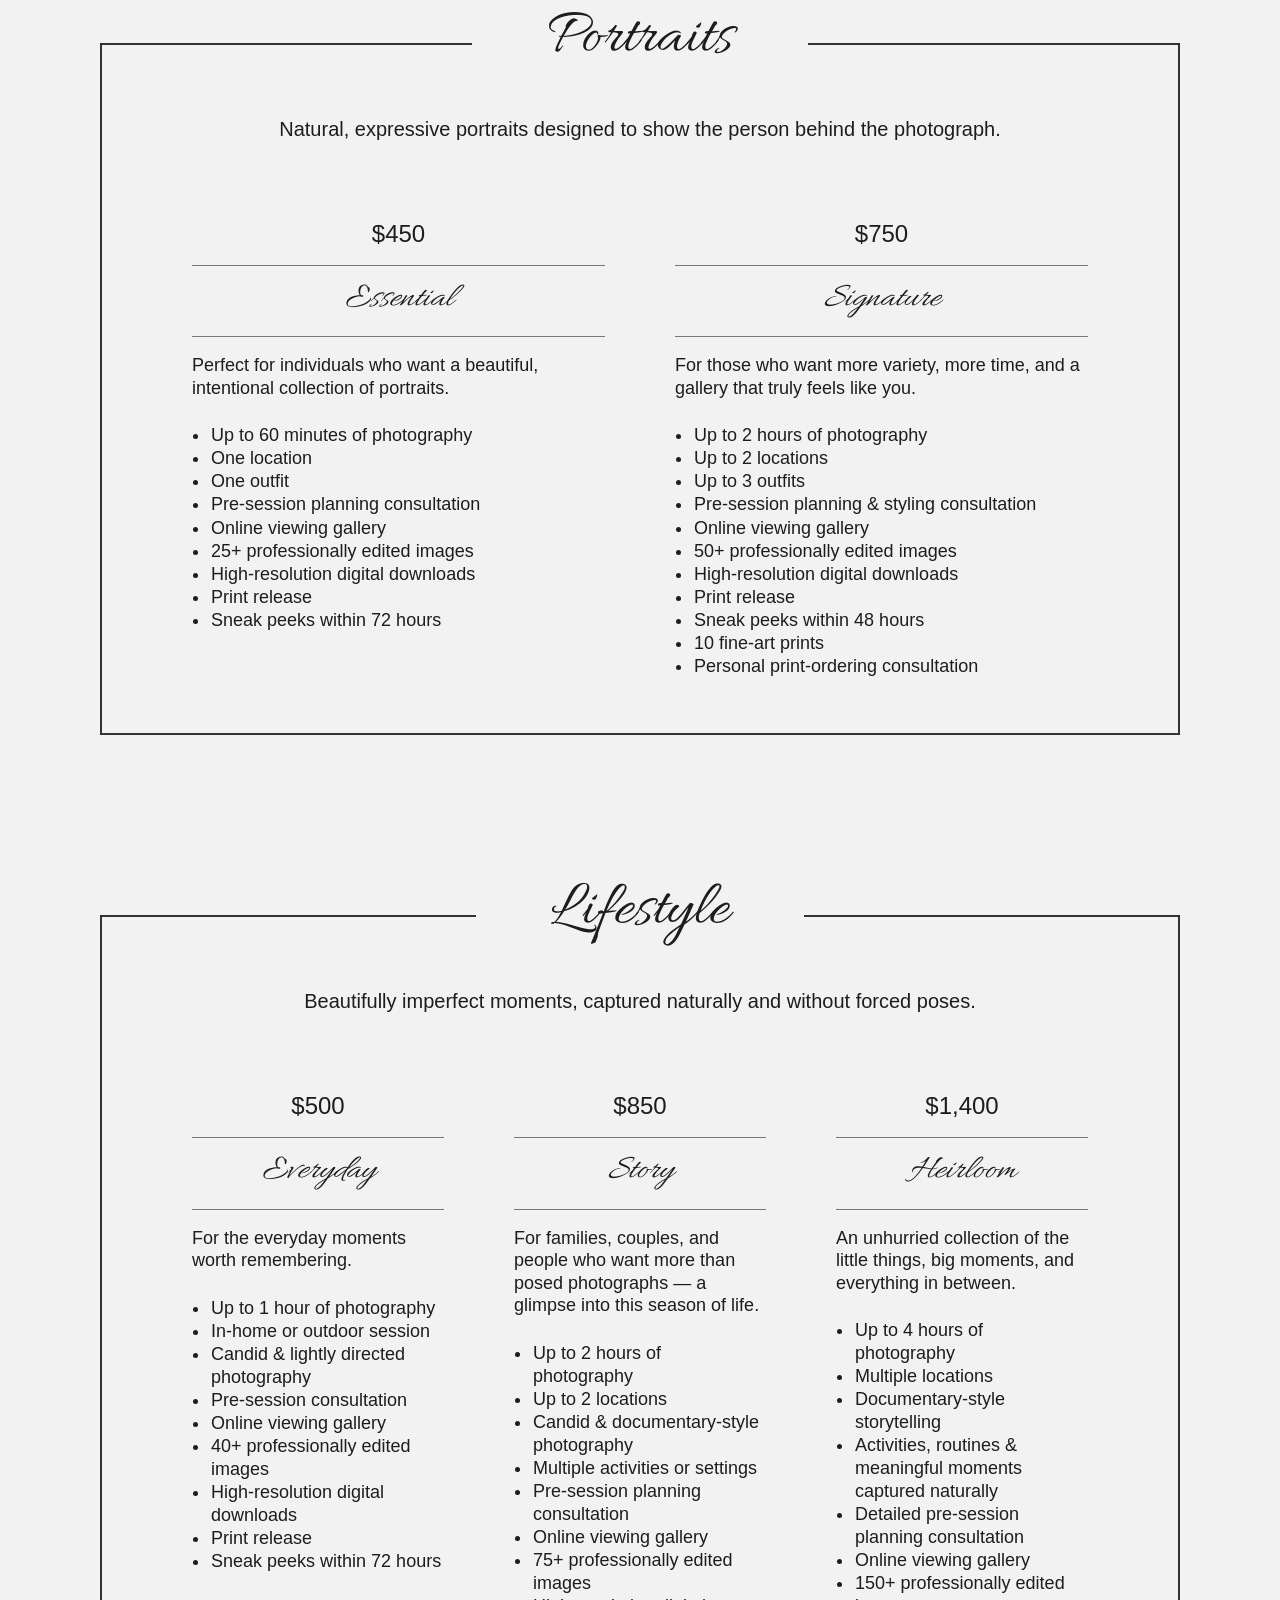
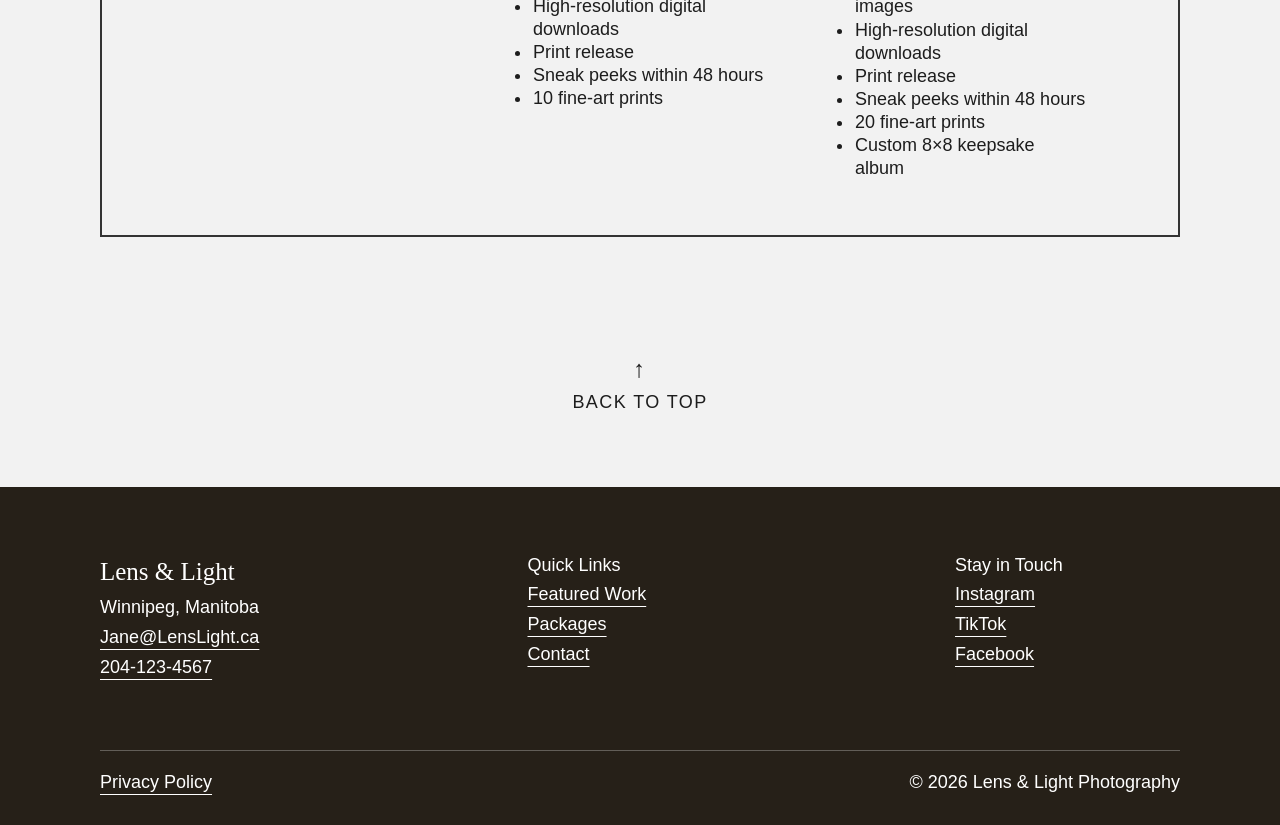
<file: packages.html>
<!DOCTYPE html>
<html lang="en">
<head>
	<meta charset="UTF-8">
	<meta name="viewport" content="width=device-width, initial-scale=1.0">
	<meta name="description" content="Lens & Light Photography — thoughtful photography for life's honest, luminous moments.">
    <title>Lens & Light Photography | Packages</title>
    <link rel="preconnect" href="https://fonts.googleapis.com">
    <link rel="preconnect" href="https://fonts.gstatic.com" crossorigin>
    <link href="https://fonts.googleapis.com/css2?family=Allura&family=Homemade+Apple&display=swap" rel="stylesheet">
	<link rel="stylesheet" href="styles.css">
</head>
<body>
	<header id="top" class="header content-padding">
		<div class="header-content content">
			<nav class="nav" aria-label="Main navigation">
				<div class="logo-div">
					<a class="brand" href="index.html">Lens &amp; Light</a>
                    <button type="button" class="hamburger" aria-label="Open navigation menu" aria-expanded="false" aria-controls="main-navigation">
                        <svg viewBox="0 0 24 24" aria-hidden="true" focusable="false">
                            <path d="m6 9 6 6 6-6"></path>
                        </svg>
                    </button>
				</div>
                <div class="nav-links" id="main-navigation">
					<a href="weddings-featured-work.html" class="nav">Featured Work</a>
					<a href="#top" class="nav active">Packages</a>
					<a href="contact.html" class="nav">Contact</a>
				</div>
			</nav>
		</div>
	</header>
	<main class="content-padding">
        <section class="page-intro">
            <p class="content section-kicker">Thoughtful coverage, beautifully planned</p>
            <h1 class="content heading-font">Packages</h1>
            <p class="content">Flexible photography experiences for weddings, portraits, and the everyday stories worth holding onto.</p>
        </section>
        <section class="tabs-section package-page">
			<div class="featured-tabs content">
                <a href="#weddings" class="nav active">Weddings</a>
                <a href="#portraits" class="nav">Portraits</a>
                <a href="#lifestyle" class="nav">Lifestyle</a>
            </div>
		</section>

        <section id="weddings" class="bottom-padding">
            <div class="content package-section">
                <div class="title-wrapper">
                    <h2 class="title heading-font">Weddings</h2>
                </div>
                <p class="intro">
                    Authentic, emotional photographs that capture every laugh, tear,
                    dance, and little moment in between.
                </p>
                <div class="packages three">

                    <div class="package">
                        <div class="price">$2,400</div>
                        <div class="package-name heading-font">
                            Essential
                        </div>
                        <p class="description">
                            Perfect for intimate celebrations &amp; shorter
                            wedding days.
                        </p>
                        <ul class="features">
                            <li>Up to 6 hours of wedding-day coverage</li>
                            <li>One photographer</li>
                            <li>Timeline planning consultation</li>
                            <li>Online viewing gallery</li>
                            <li>400+ professionally edited images</li>
                            <li>High-resolution digital downloads</li>
                            <li>Print release</li>
                            <li>Sneak peeks within 72 hours</li>
                        </ul>
                    </div>

                    <div class="package">
                        <div class="price">$3,600</div>
                        <div class="package-name heading-font">
                            Classic
                        </div>
                        <p class="description">
                            Perfect for couples who want a full story of their
                            wedding day.
                        </p>
                        <ul class="features">
                            <li>Up to 8 hours of wedding-day coverage</li>
                            <li>One photographer</li>
                            <li>Engagement session</li>
                            <li>Timeline planning &amp; photography consultation</li>
                            <li>Online viewing gallery</li>
                            <li>600+ professionally edited images</li>
                            <li>High-resolution digital downloads</li>
                            <li>Print release</li>
                            <li>Sneak peeks within 72 hours</li>
                            <li>10 fine-art prints</li>
                        </ul>
                    </div>

                    <div class="package">
                        <div class="price">$5,000</div>
                        <div class="package-name heading-font">
                            Heirloom
                        </div>
                        <p class="description">
                            Perfect for couples who want every part of their
                            day documented.
                        </p>
                        <ul class="features">
                            <li>Up to 10 hours of wedding-day coverage</li>
                            <li>Two photographers</li>
                            <li>Engagement session</li>
                            <li>Timeline planning &amp; detailed pre-wedding consultation</li>
                            <li>Online viewing gallery</li>
                            <li>800+ professionally edited images</li>
                            <li>High-resolution digital downloads</li>
                            <li>Print release</li>
                            <li>Sneak peeks within 48 hours</li>
                            <li>20 fine-art prints</li>
                            <li>Custom 10&times;10 wedding album</li>
                            <li>Complimentary anniversary mini session</li>
                        </ul>
                    </div>
                </div>
            </div>
        </section>

        <section id="portraits" class="bottom-padding">
            <div class="content package-section">
                <div class="title-wrapper">
                    <h2 class="title heading-font">Portraits</h2>
                </div>
                <p class="intro">
                    Natural, expressive portraits designed to show the person behind the photograph.
                </p>
                <div class="packages two">
                    
                    <div class="package">
                        <div class="price">$450</div>
                        <div class="package-name heading-font">
                            Essential
                        </div>
                        <p class="description">
                            Perfect for individuals who want a beautiful, intentional collection of portraits.
                        </p>
                        <ul class="features">
                            <li>Up to 60 minutes of photography</li>
                            <li>One location</li>
                            <li>One outfit</li>
                            <li>Pre-session planning consultation</li>
                            <li>Online viewing gallery</li>
                            <li>25+ professionally edited images</li>
                            <li>High-resolution digital downloads</li>
                            <li>Print release</li>
                            <li>Sneak peeks within 72 hours</li>
                        </ul>
                    </div>

                    <div class="package">
                        <div class="price">$750</div>
                        <div class="package-name heading-font">
                            Signature
                        </div>
                        <p class="description">
                            For those who want more variety, more time, and a gallery that truly feels like you.
                        </p>
                        <ul class="features">
                            <li>Up to 2 hours of photography</li>
                            <li>Up to 2 locations</li>
                            <li>Up to 3 outfits</li>
                            <li>Pre-session planning & styling consultation</li>
                            <li>Online viewing gallery</li>
                            <li>50+ professionally edited images</li>
                            <li>High-resolution digital downloads</li>
                            <li>Print release</li>
                            <li>Sneak peeks within 48 hours</li>
                            <li>10 fine-art prints</li>
                            <li>Personal print-ordering consultation</li>
                        </ul>
                    </div>
                </div>
            </div>
        </section>

        <section id="lifestyle">
            <div class="content package-section last">
                <div class="title-wrapper">
                    <h2 class="title heading-font">Lifestyle</h2>
                </div>
                <p class="intro">
                    Beautifully imperfect moments, captured naturally and without forced poses.
                </p>
                <div class="packages three">
                    
                    <div class="package">
                        <div class="price">$500</div>
                        <div class="package-name heading-font">
                            Everyday
                        </div>
                        <p class="description">
                            For the everyday moments worth remembering.
                        </p>
                        <ul class="features">
                            <li>Up to 1 hour of photography</li>
                            <li>In-home or outdoor session</li>
                            <li>Candid & lightly directed photography</li>
                            <li>Pre-session consultation</li>
                            <li>Online viewing gallery</li>
                            <li>40+ professionally edited images</li>
                            <li>High-resolution digital downloads</li>
                            <li>Print release</li>
                            <li>Sneak peeks within 72 hours</li>
                        </ul>
                    </div>

                    <div class="package">
                        <div class="price">$850</div>
                        <div class="package-name heading-font">
                            Story
                        </div>
                        <p class="description">
                            For families, couples, and people who want more than posed photographs — a glimpse into this season of life.
                        </p>
                        <ul class="features">
                            <li>Up to 2 hours of photography</li>
                            <li>Up to 2 locations</li>
                            <li>Candid & documentary-style photography</li>
                            <li>Multiple activities or settings</li>
                            <li>Pre-session planning consultation</li>
                            <li>Online viewing gallery</li>
                            <li>75+ professionally edited images</li>
                            <li>High-resolution digital downloads</li>
                            <li>Print release</li>
                            <li>Sneak peeks within 48 hours</li>
                            <li>10 fine-art prints</li>
                        </ul>
                    </div>

                    <div class="package">
                        <div class="price">$1,400</div>
                        <div class="package-name heading-font">
                            Heirloom
                        </div>
                        <p class="description">
                            An unhurried collection of the little things, big moments, and everything in between.
                        </p>
                        <ul class="features">
                            <li>Up to 4 hours of photography</li>
                            <li>Multiple locations</li>
                            <li>Documentary-style storytelling</li>
                            <li>Activities, routines & meaningful moments captured naturally</li>
                            <li>Detailed pre-session planning consultation</li>
                            <li>Online viewing gallery</li>
                            <li>150+ professionally edited images</li>
                            <li>High-resolution digital downloads</li>
                            <li>Print release</li>
                            <li>Sneak peeks within 48 hours</li>
                            <li>20 fine-art prints</li>
                            <li>Custom 8&times;8 keepsake album</li>
                        </ul>
                    </div>
                </div>
            </div>
        </section>

        <div class="back-to-top">
            <a href="#top">
                <span class="arrow">↑</span>
                <span>Back to Top</span>
            </a>
        </div>


	</main>
	<footer class="footer">
		<div class="content">
			<div class="columns">
				<div class="footer-link-section">
					<a href="index.html" class="brand">Lens & Light</a>
					<p class="no-margin">Winnipeg, Manitoba</p>
					<a href="mailto:Jane@LensLight.ca">Jane@LensLight.ca</a>
					<a href="tel:2041234567">204-123-4567</a>
				</div>
				<div class="footer-link-section">
					<p class="no-margin">Quick Links</p>
					<a href="weddings-featured-work.html">Featured Work</a>
					<a href="#top">Packages</a>
					<a href="contact.html">Contact</a>
				</div>
				<div class="footer-link-section">
					<p class="no-margin">Stay in Touch</p>
					<a href="#">Instagram</a>
					<a href="#">TikTok</a>
					<a href="#">Facebook</a>
				</div>
			</div>
			<div class="columns">
				<div class="terms">
					<a href="#">Privacy Policy</a>
					<!-- <a href="#">Terms of Service</a> -->
				</div>
				<p class="no-margin">&copy; 2026 Lens &amp; Light Photography</p>	
			</div>
		</div>
	</footer>
 	<script>
        const hamburger = document.querySelector(".hamburger");
        const navigationLinks = document.querySelector(".nav-links");

        function toggleNavigation() {
            const isOpen = navigationLinks.classList.toggle("is-open");
            hamburger.setAttribute("aria-expanded", isOpen);
            hamburger.setAttribute("aria-label", isOpen ? "Close navigation menu" : "Open navigation menu");
        }

        hamburger.addEventListener("click", toggleNavigation);
        hamburger.addEventListener("keydown", (event) => {
            if (event.key === "Enter" || event.key === " ") {
                event.preventDefault();
                toggleNavigation();
            }
        });
    </script>
</body>
</html>
</file>
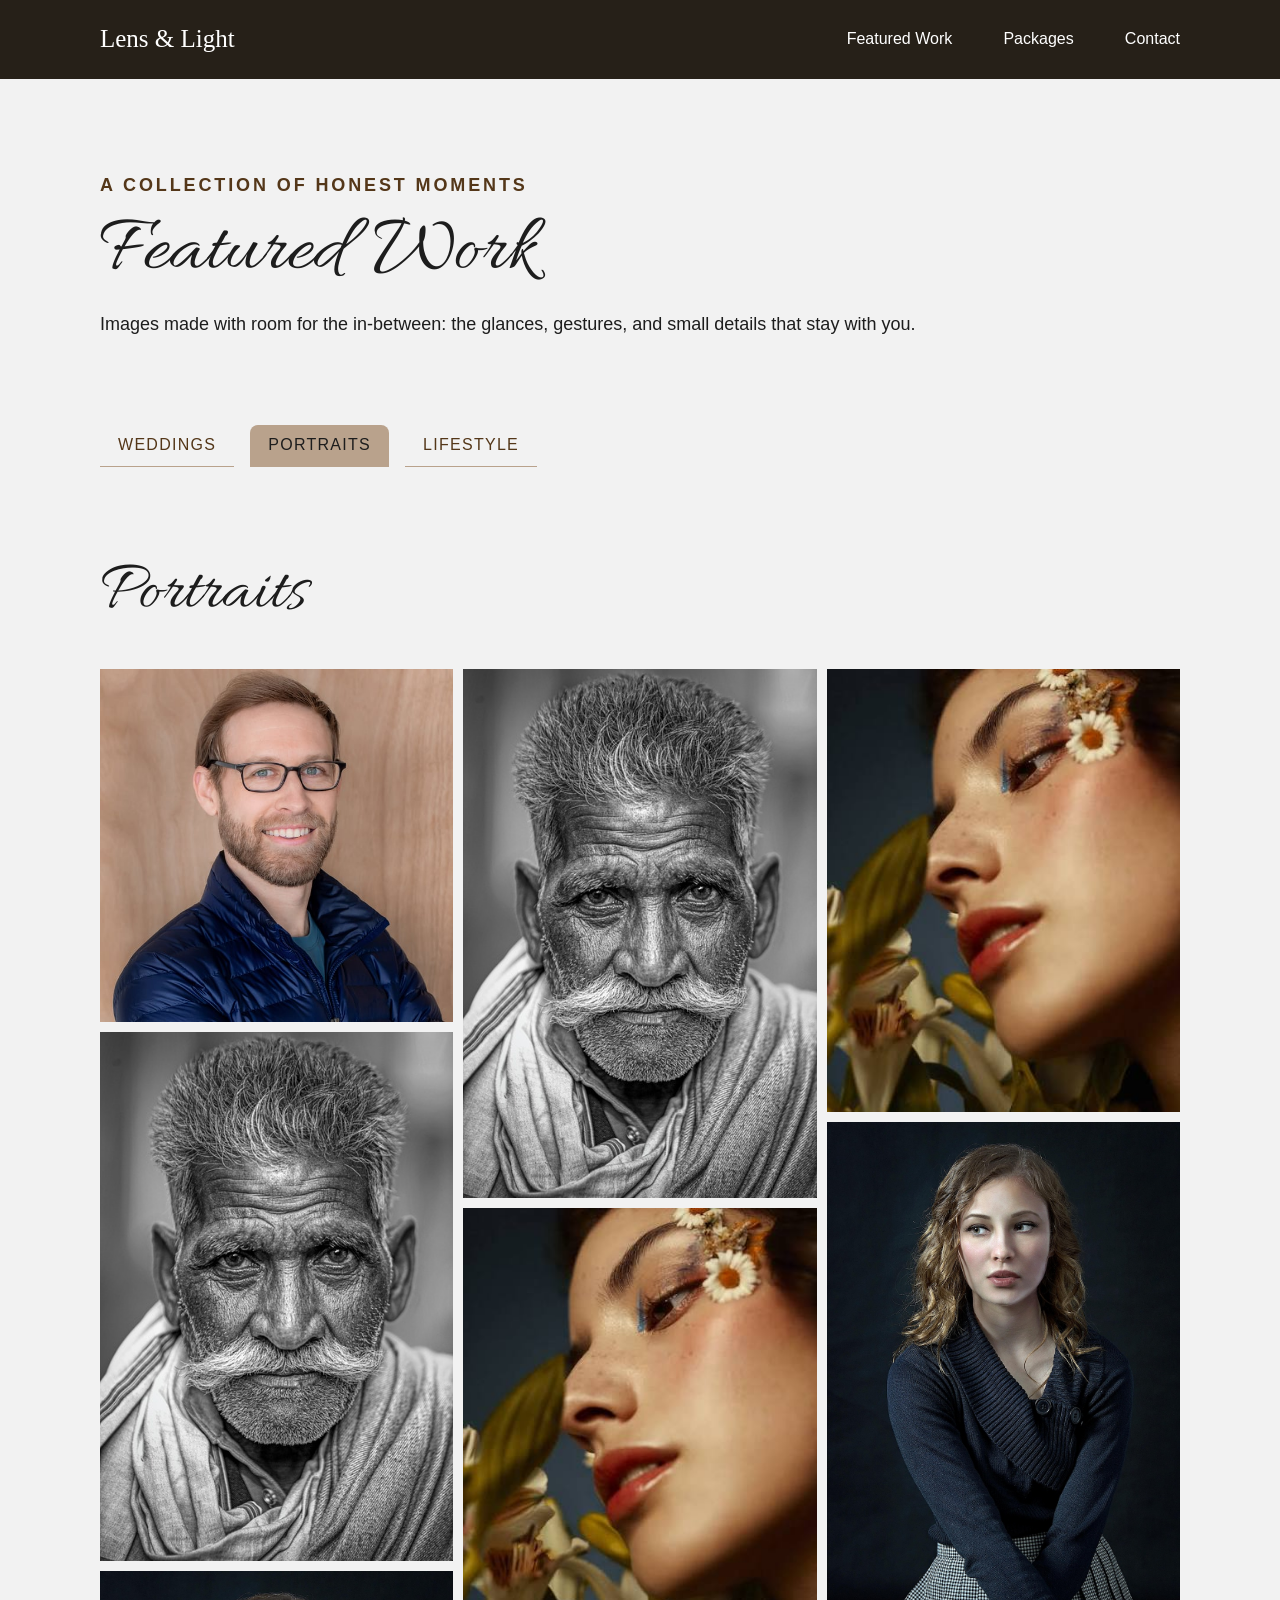
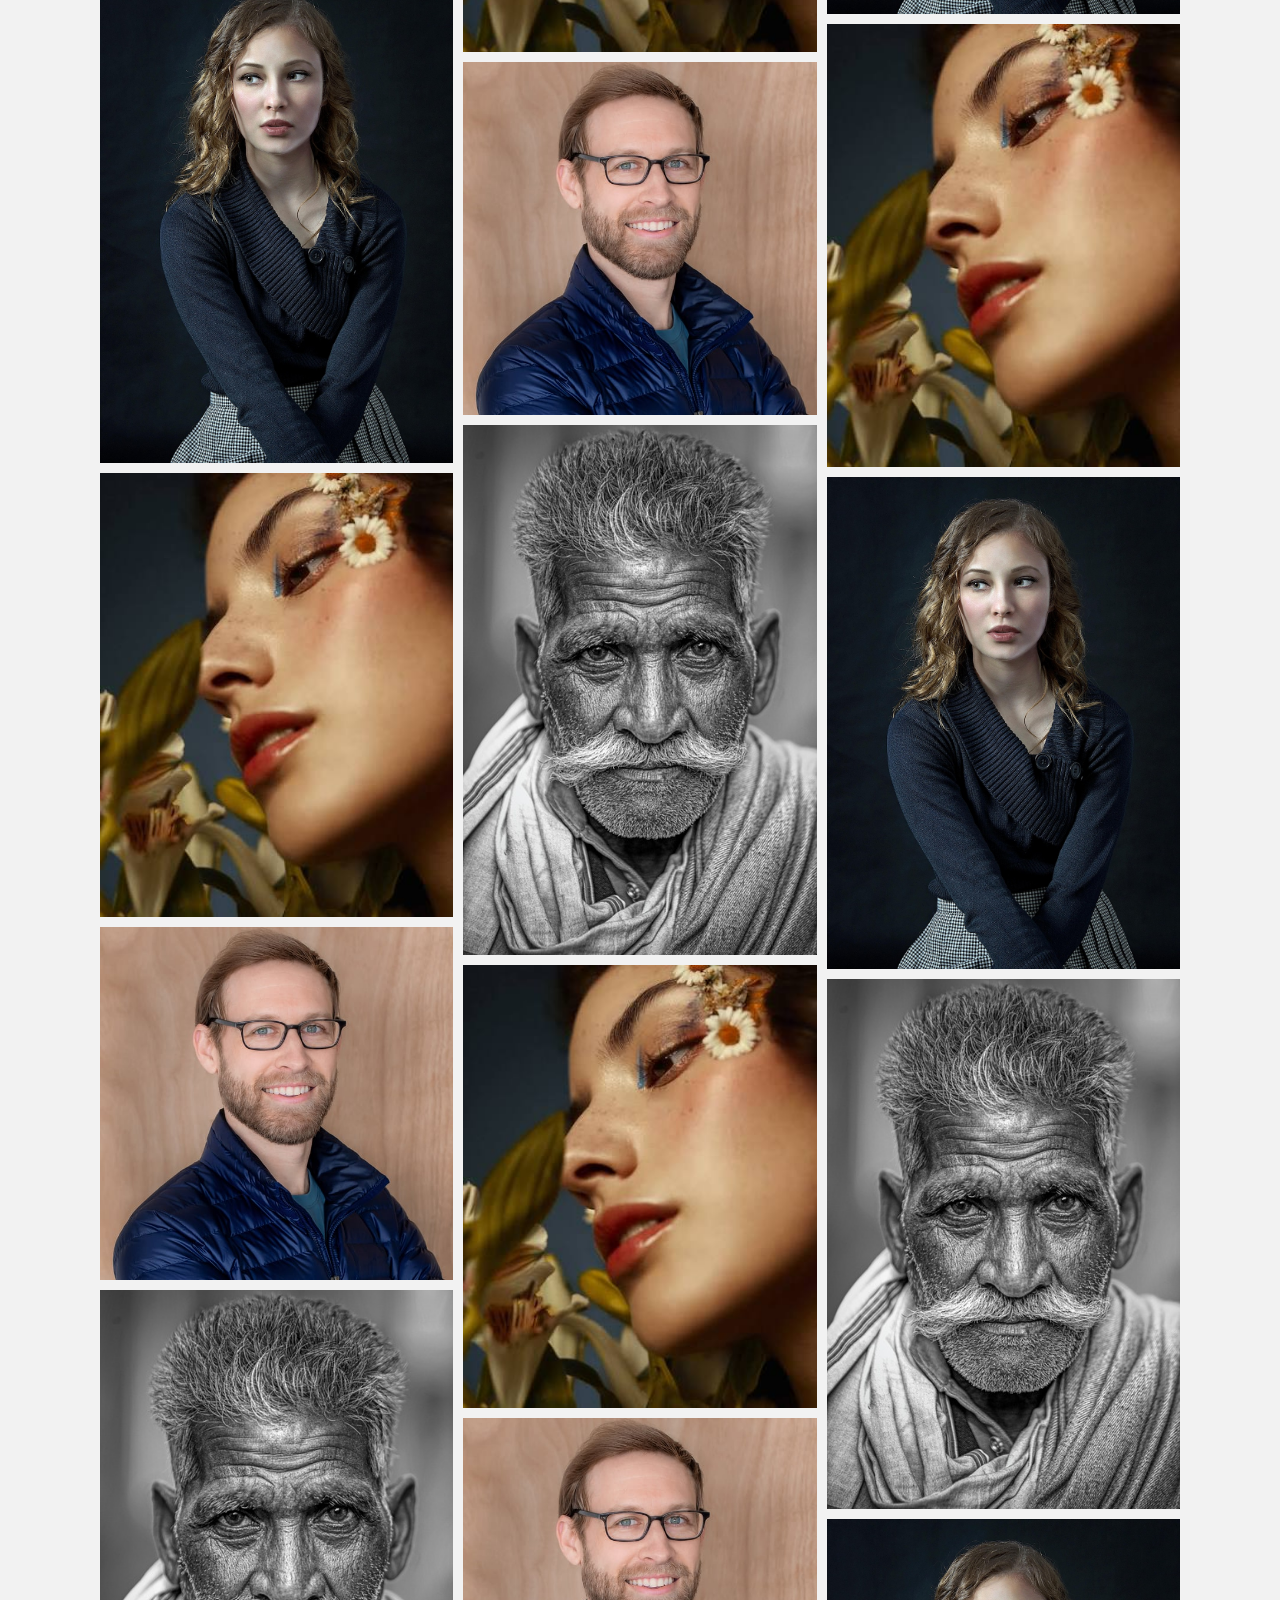
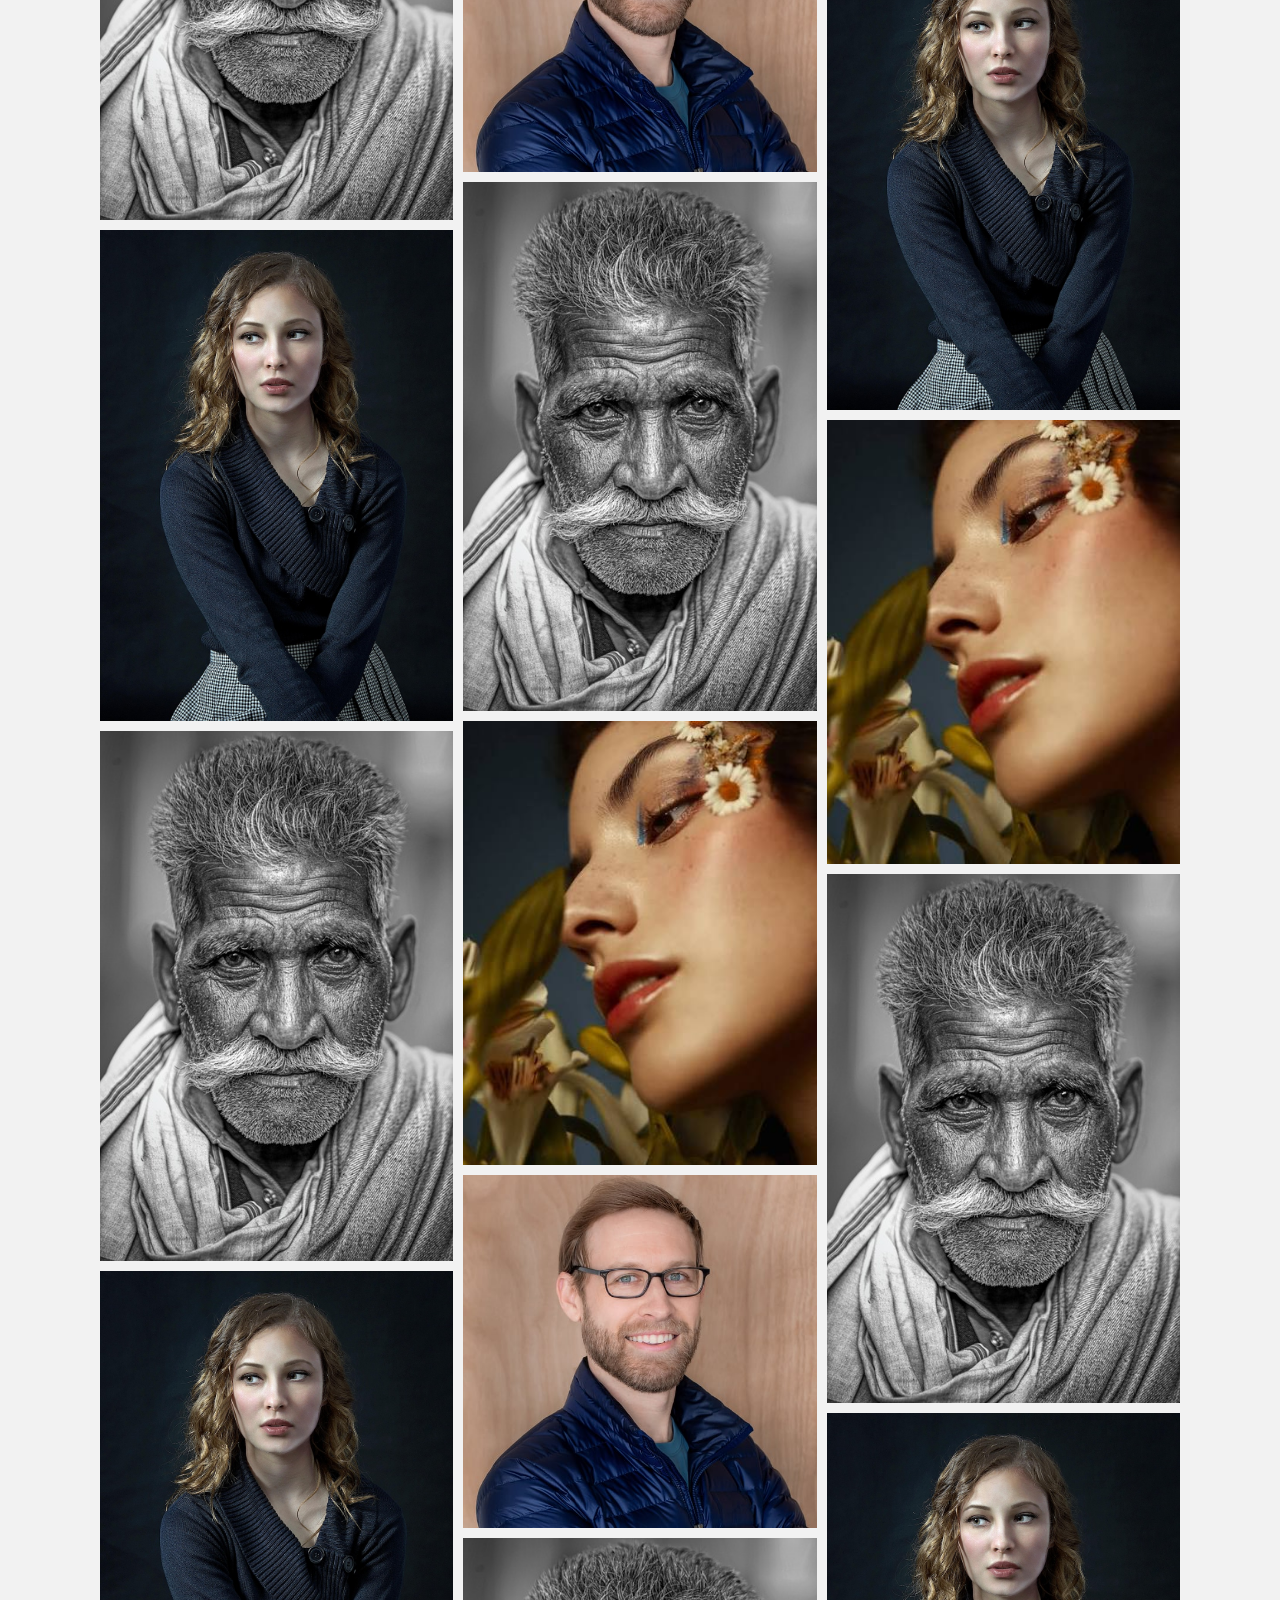
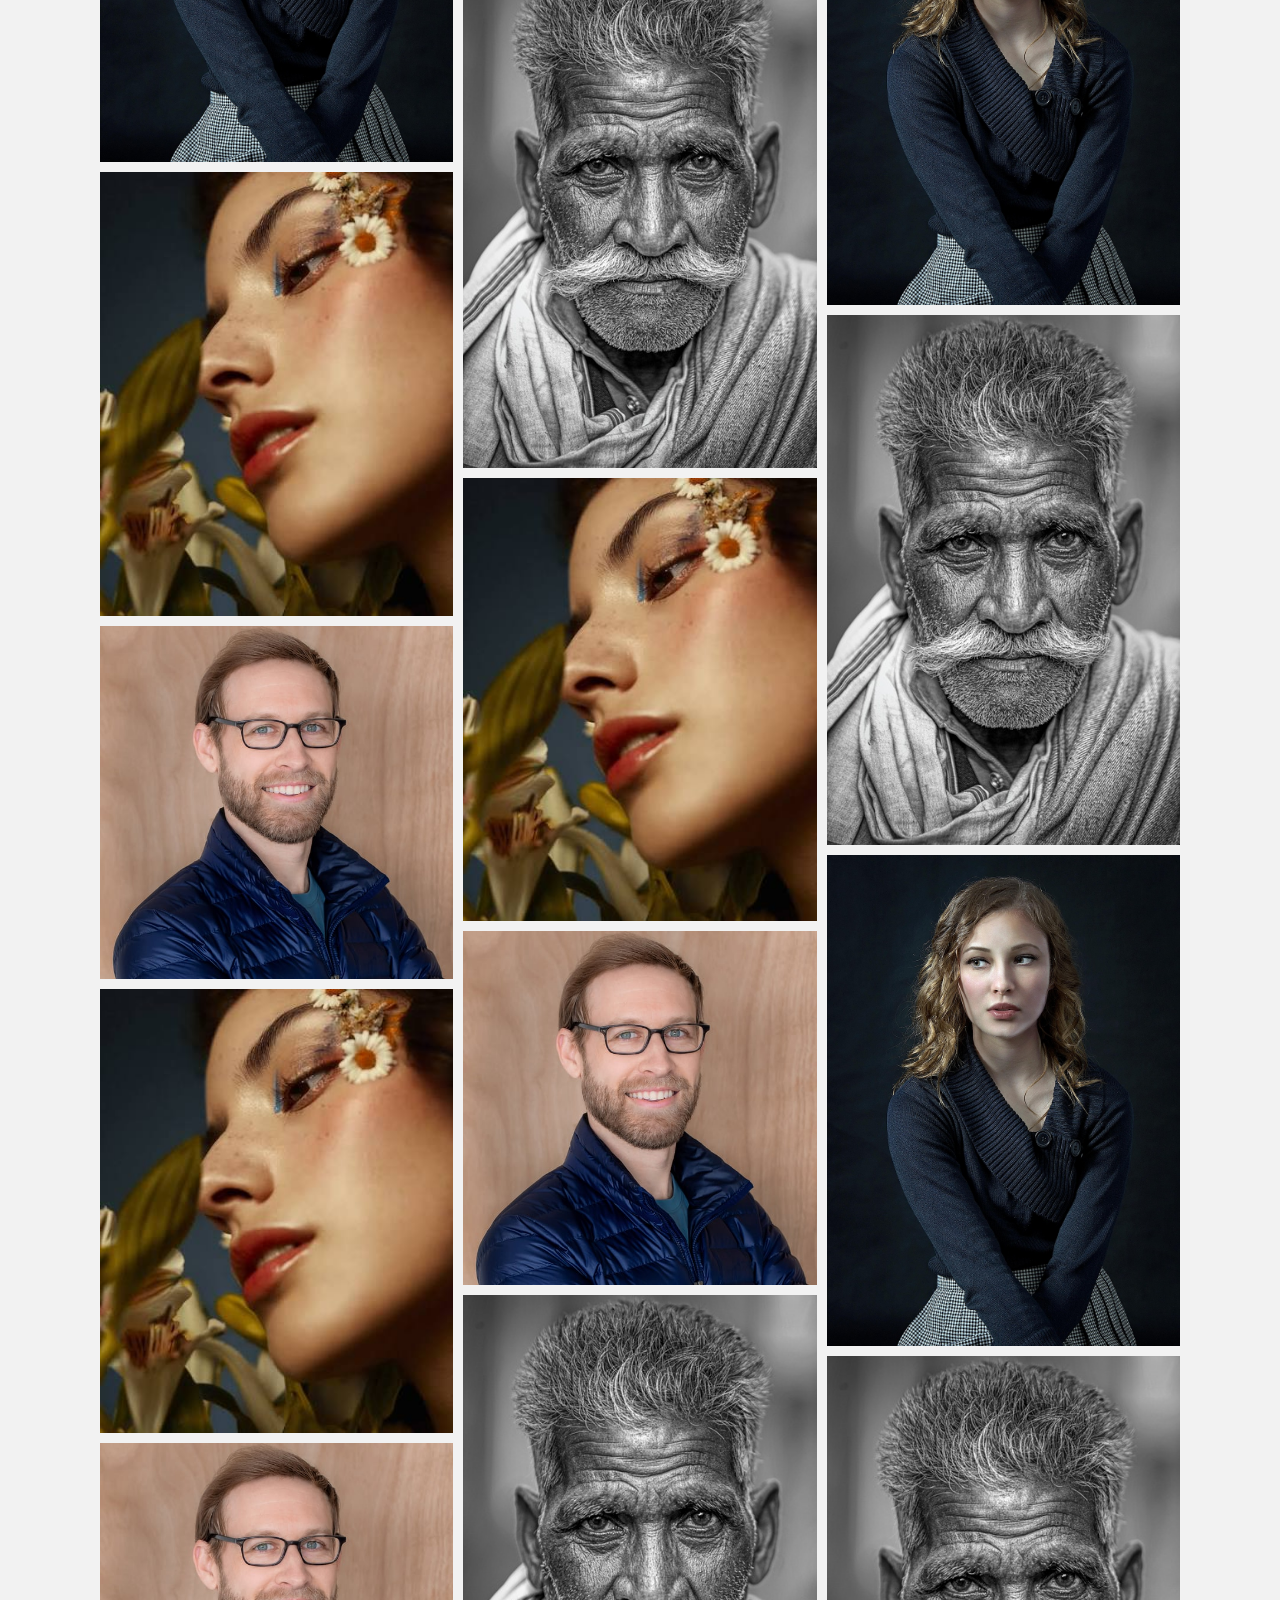
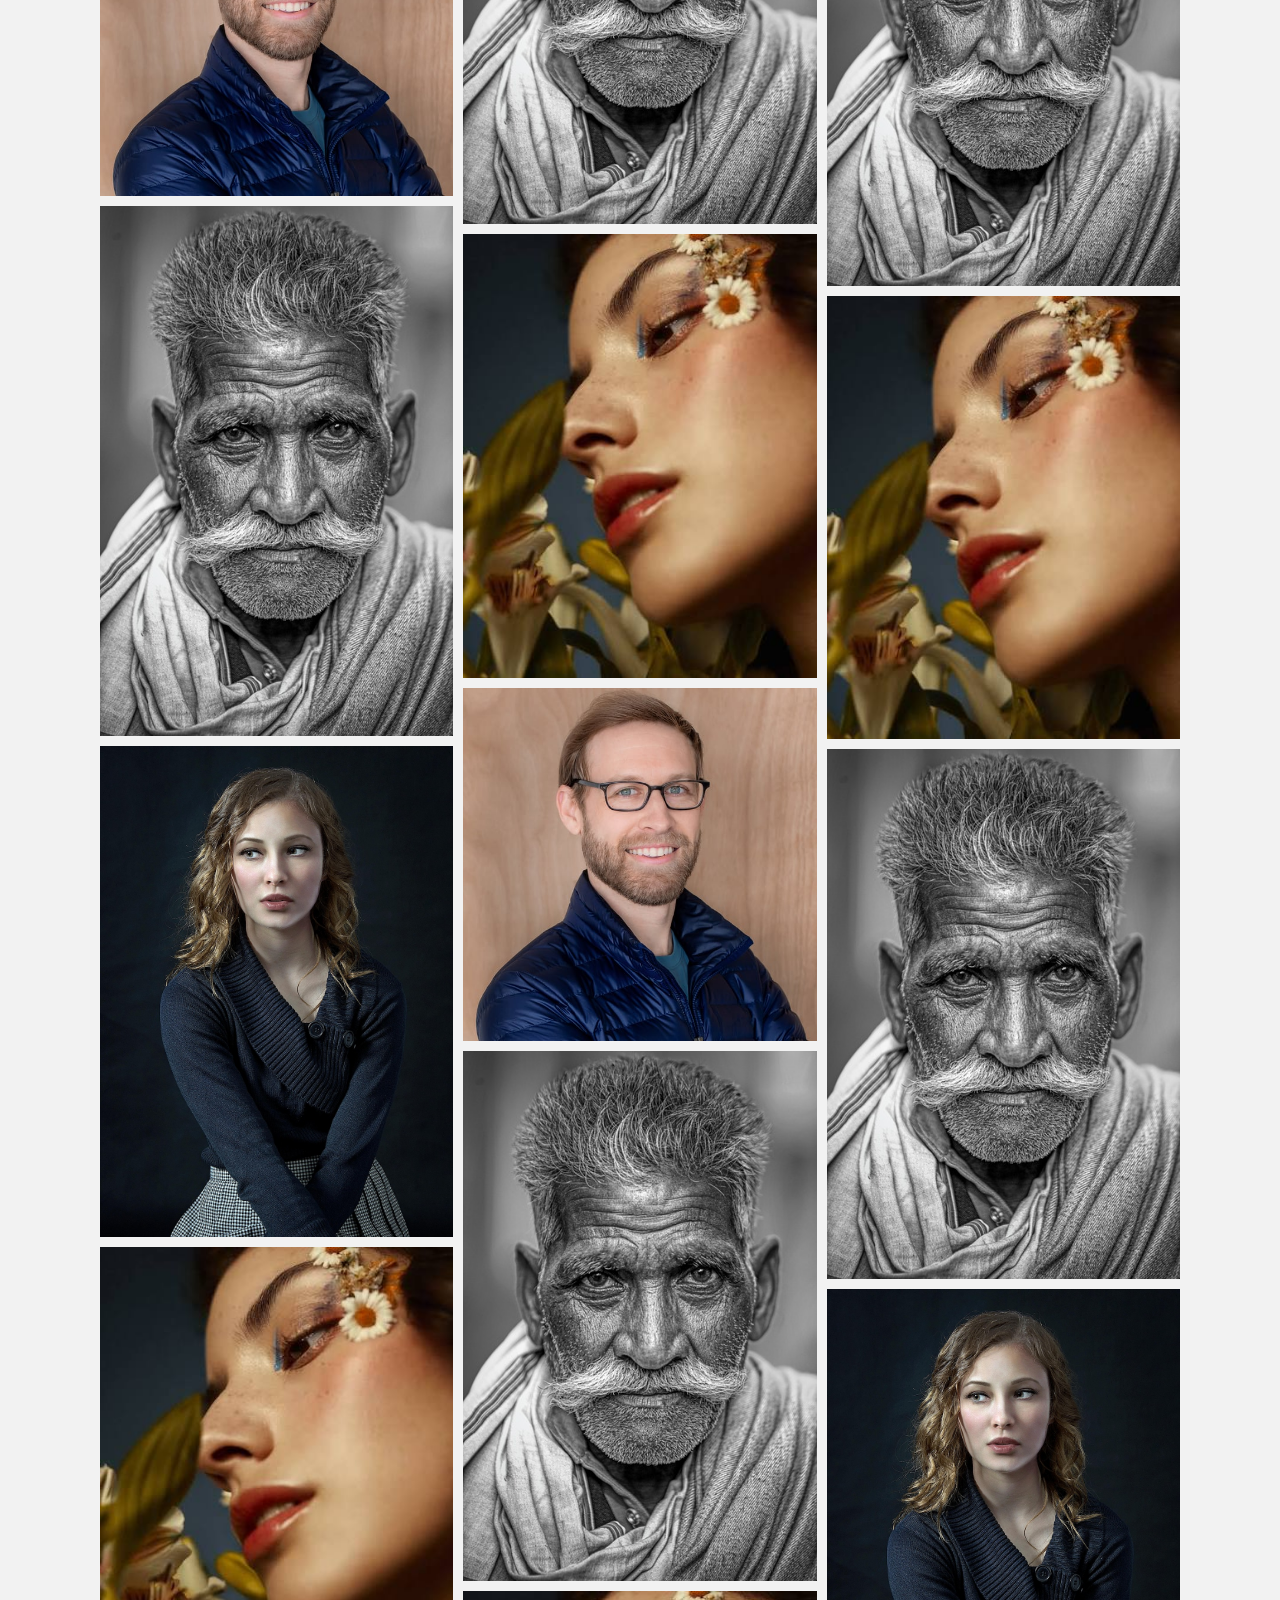
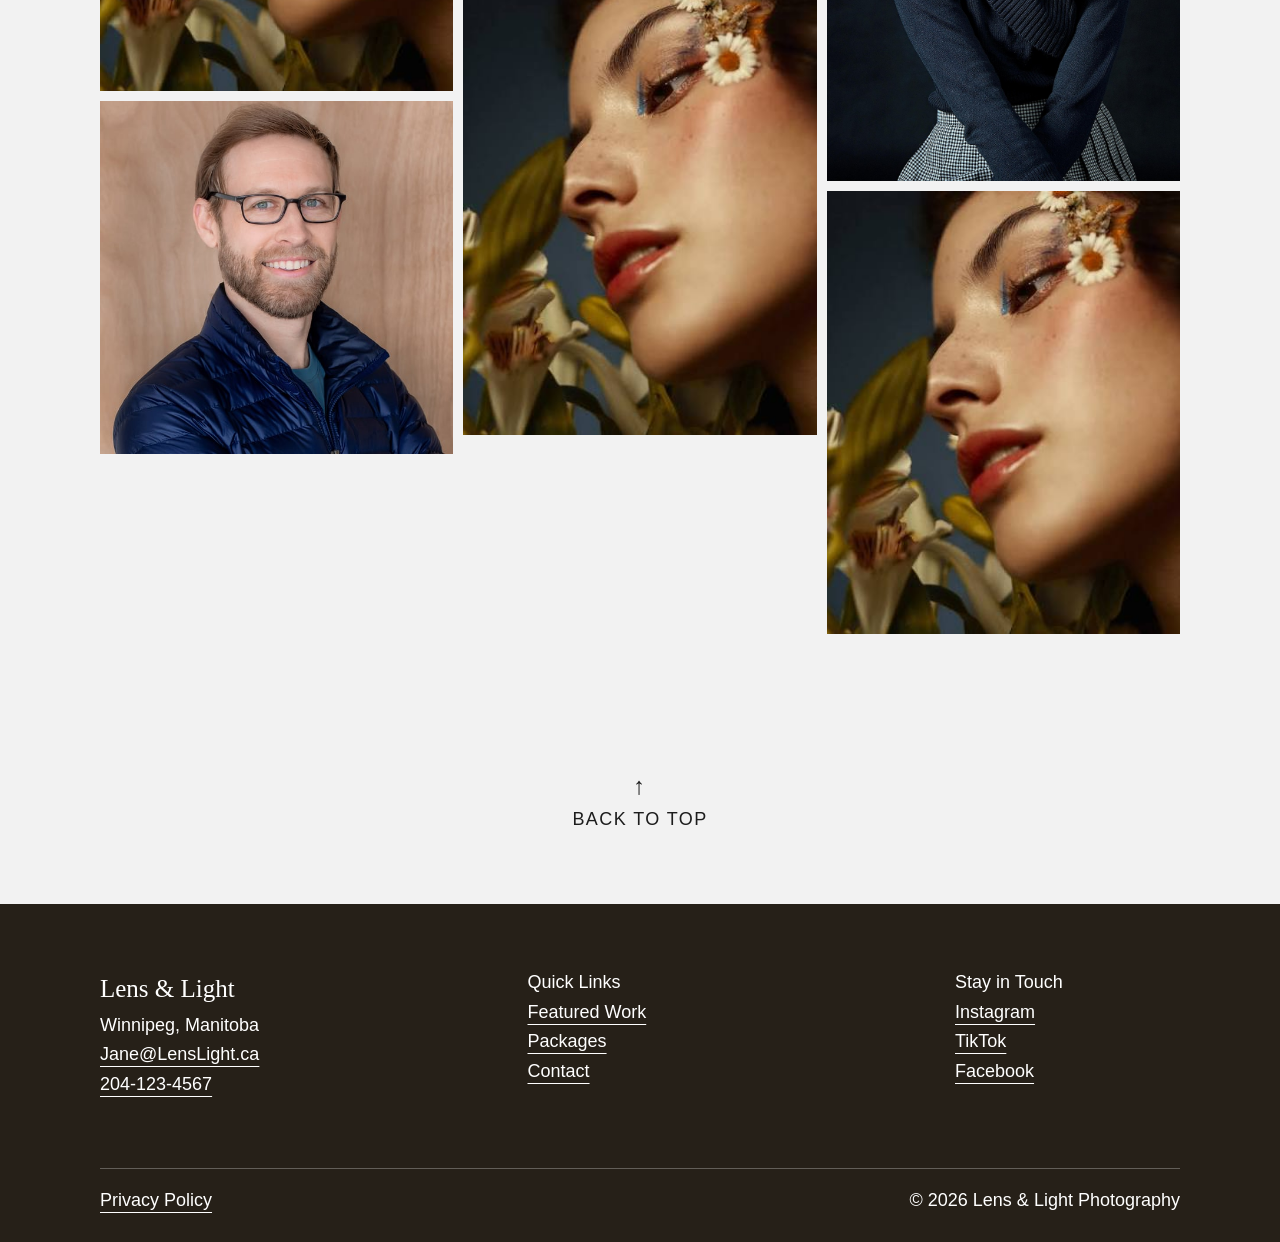
<file: portraits-featured-work.html>
<!DOCTYPE html>
<html lang="en">
<head>
	<meta charset="UTF-8">
	<meta name="viewport" content="width=device-width, initial-scale=1.0">
	<meta name="description" content="Lens & Light Photography — thoughtful photography for life's honest, luminous moments.">
	<title>Lens & Light Photography | Portraits Featured Work</title>
    <link rel="preconnect" href="https://fonts.googleapis.com">
	<link rel="preconnect" href="https://fonts.gstatic.com" crossorigin>
	<link href="https://fonts.googleapis.com/css2?family=Allura&family=Homemade+Apple&display=swap" rel="stylesheet">
	<link rel="stylesheet" href="styles.css">
</head>
<body>
	<header id="top" class="header content-padding">
		<div class="header-content content">
			<nav class="nav" aria-label="Main navigation">
				<div class="logo-div">
					<a class="brand" href="index.html">Lens &amp; Light</a>
					<button type="button" class="hamburger" aria-label="Open navigation menu" aria-expanded="false" aria-controls="main-navigation">
						<svg viewBox="0 0 24 24" aria-hidden="true" focusable="false">
							<path d="m6 9 6 6 6-6"></path>
						</svg>
					</button>
				</div>
				<div class="nav-links" id="main-navigation">
					<a href="#top" class="nav active">Featured Work</a>
					<a href="packages.html" class="nav">Packages</a>
					<a href="contact.html" class="nav">Contact</a>
				</div>
			</nav>
		</div>
	</header>
	<main class="content-padding">
		<section class="page-intro">
			<p class="content section-kicker">A collection of honest moments</p>
			<h1 class="content heading-font">Featured Work</h1>
			<p class="content">Images made with room for the in-between: the glances, gestures, and small details that stay with you.</p>
		</section>
		<section class="tabs-section">
			<div class="featured-tabs content">
				<a href="weddings-featured-work.html" class="nav">Weddings</a>
				<a href="#top" class="nav active">Portraits</a>
				<a href="lifestyle-featured-work.html" class="nav">Lifestyle</a>
			</div>
		</section>
        <section>
			<div class="content">
				<h2 class="heading-font">Portraits</h2>
				<section class="tabs-section mobile">
					<div class="featured-tabs content">
						<a href="weddings-featured-work.html" class="nav">Weddings</a>
						<a href="lifestyle-featured-work.html" class="nav">Lifestyle</a>
					</div>
				</section>
				<div class="gallery">
					<div class="gallery-column">
						<img src="images/portraits/portrait1.jpg" alt="Example portrait photo" />
						<img src="images/portraits/portrait2.jpg" alt="Example portrait photo" />
						<img src="images/portraits/portrait3.jpg" alt="Example portrait photo" />
						<img src="images/portraits/portrait5.jpg" alt="Example portrait photo" />
						<img src="images/portraits/portrait1.jpg" alt="Example portrait photo" />
						<img src="images/portraits/portrait2.jpg" alt="Example portrait photo" />
						<img src="images/portraits/portrait3.jpg" alt="Example portrait photo" />
						<img src="images/portraits/portrait2.jpg" alt="Example portrait photo" />
						<img src="images/portraits/portrait3.jpg" alt="Example portrait photo" />
						<img src="images/portraits/portrait5.jpg" alt="Example portrait photo" />
						<img src="images/portraits/portrait1.jpg" alt="Example portrait photo" />
						<img src="images/portraits/portrait5.jpg" alt="Example portrait photo" />
						<img src="images/portraits/portrait1.jpg" alt="Example portrait photo" />
						<img src="images/portraits/portrait2.jpg" alt="Example portrait photo" />
						<img src="images/portraits/portrait3.jpg" alt="Example portrait photo" />
						<img src="images/portraits/portrait5.jpg" alt="Example portrait photo" />
						<img src="images/portraits/portrait1.jpg" alt="Example portrait photo" />
					</div>
					<div class="gallery-column">
						<img src="images/portraits/portrait2.jpg" alt="Example portrait photo" />
						<img src="images/portraits/portrait5.jpg" alt="Example portrait photo" />
						<img src="images/portraits/portrait1.jpg" alt="Example portrait photo" />
						<img src="images/portraits/portrait2.jpg" alt="Example portrait photo" />
						<img src="images/portraits/portrait5.jpg" alt="Example portrait photo" />
						<img src="images/portraits/portrait1.jpg" alt="Example portrait photo" />
						<img src="images/portraits/portrait2.jpg" alt="Example portrait photo" />
						<img src="images/portraits/portrait5.jpg" alt="Example portrait photo" />
						<img src="images/portraits/portrait1.jpg" alt="Example portrait photo" />
						<img src="images/portraits/portrait2.jpg" alt="Example portrait photo" />
						<img src="images/portraits/portrait5.jpg" alt="Example portrait photo" />
						<img src="images/portraits/portrait1.jpg" alt="Example portrait photo" />
						<img src="images/portraits/portrait2.jpg" alt="Example portrait photo" />
						<img src="images/portraits/portrait5.jpg" alt="Example portrait photo" />
						<img src="images/portraits/portrait1.jpg" alt="Example portrait photo" />
						<img src="images/portraits/portrait2.jpg" alt="Example portrait photo" />
						<img src="images/portraits/portrait5.jpg" alt="Example portrait photo" />
					</div>
					<div class="gallery-column hide-column">
						<img src="images/portraits/portrait5.jpg" alt="Example portrait photo" />
						<img src="images/portraits/portrait3.jpg" alt="Example portrait photo" />
						<img src="images/portraits/portrait5.jpg" alt="Example portrait photo" />
						<img src="images/portraits/portrait3.jpg" alt="Example portrait photo" />
						<img src="images/portraits/portrait2.jpg" alt="Example portrait photo" />
						<img src="images/portraits/portrait3.jpg" alt="Example portrait photo" />
						<img src="images/portraits/portrait5.jpg" alt="Example portrait photo" />
						<img src="images/portraits/portrait2.jpg" alt="Example portrait photo" />
						<img src="images/portraits/portrait3.jpg" alt="Example portrait photo" />
						<img src="images/portraits/portrait2.jpg" alt="Example portrait photo" />
						<img src="images/portraits/portrait3.jpg" alt="Example portrait photo" />
						<img src="images/portraits/portrait2.jpg" alt="Example portrait photo" />
						<img src="images/portraits/portrait5.jpg" alt="Example portrait photo" />
						<img src="images/portraits/portrait2.jpg" alt="Example portrait photo" />
						<img src="images/portraits/portrait3.jpg" alt="Example portrait photo" />
						<img src="images/portraits/portrait5.jpg" alt="Example portrait photo" />
					</div>
				</div>
			</div>
        </section>
	</main>

	<div class="back-to-top">
		<a href="#top">
			<span class="arrow">↑</span>
			<span>Back to Top</span>
		</a>
	</div>

	<footer class="footer">
		<div class="content">
			<div class="columns">
				<div class="footer-link-section">
					<a href="index.html" class="brand">Lens & Light</a>
					<p class="no-margin">Winnipeg, Manitoba</p>
					<a href="mailto:Jane@LensLight.ca">Jane@LensLight.ca</a>
					<a href="tel:2041234567">204-123-4567</a>
				</div>
				<div class="footer-link-section">
					<p class="no-margin">Quick Links</p>
					<a href="#top">Featured Work</a>
					<a href="packages.html">Packages</a>
					<a href="contact.html">Contact</a>
				</div>
				<div class="footer-link-section">
					<p class="no-margin">Stay in Touch</p>
					<a href="#">Instagram</a>
					<a href="#">TikTok</a>
					<a href="#">Facebook</a>
				</div>
			</div>
			<div class="columns">
				<div class="terms">
					<a href="#">Privacy Policy</a>
					<!-- <a href="#">Terms of Service</a> -->
				</div>
				<p class="no-margin">&copy; 2026 Lens &amp; Light Photography</p>	
			</div>
		</div>
	</footer>
	<script>
		const hamburger = document.querySelector(".hamburger");
		const navigationLinks = document.querySelector(".nav-links");

		function toggleNavigation() {
			const isOpen = navigationLinks.classList.toggle("is-open");
			hamburger.setAttribute("aria-expanded", isOpen);
			hamburger.setAttribute("aria-label", isOpen ? "Close navigation menu" : "Open navigation menu");
		}

		hamburger.addEventListener("click", toggleNavigation);
		hamburger.addEventListener("keydown", (event) => {
			if (event.key === "Enter" || event.key === " ") {
				event.preventDefault();
				toggleNavigation();
			}
		});
	</script>
</body>
</html>
</file>
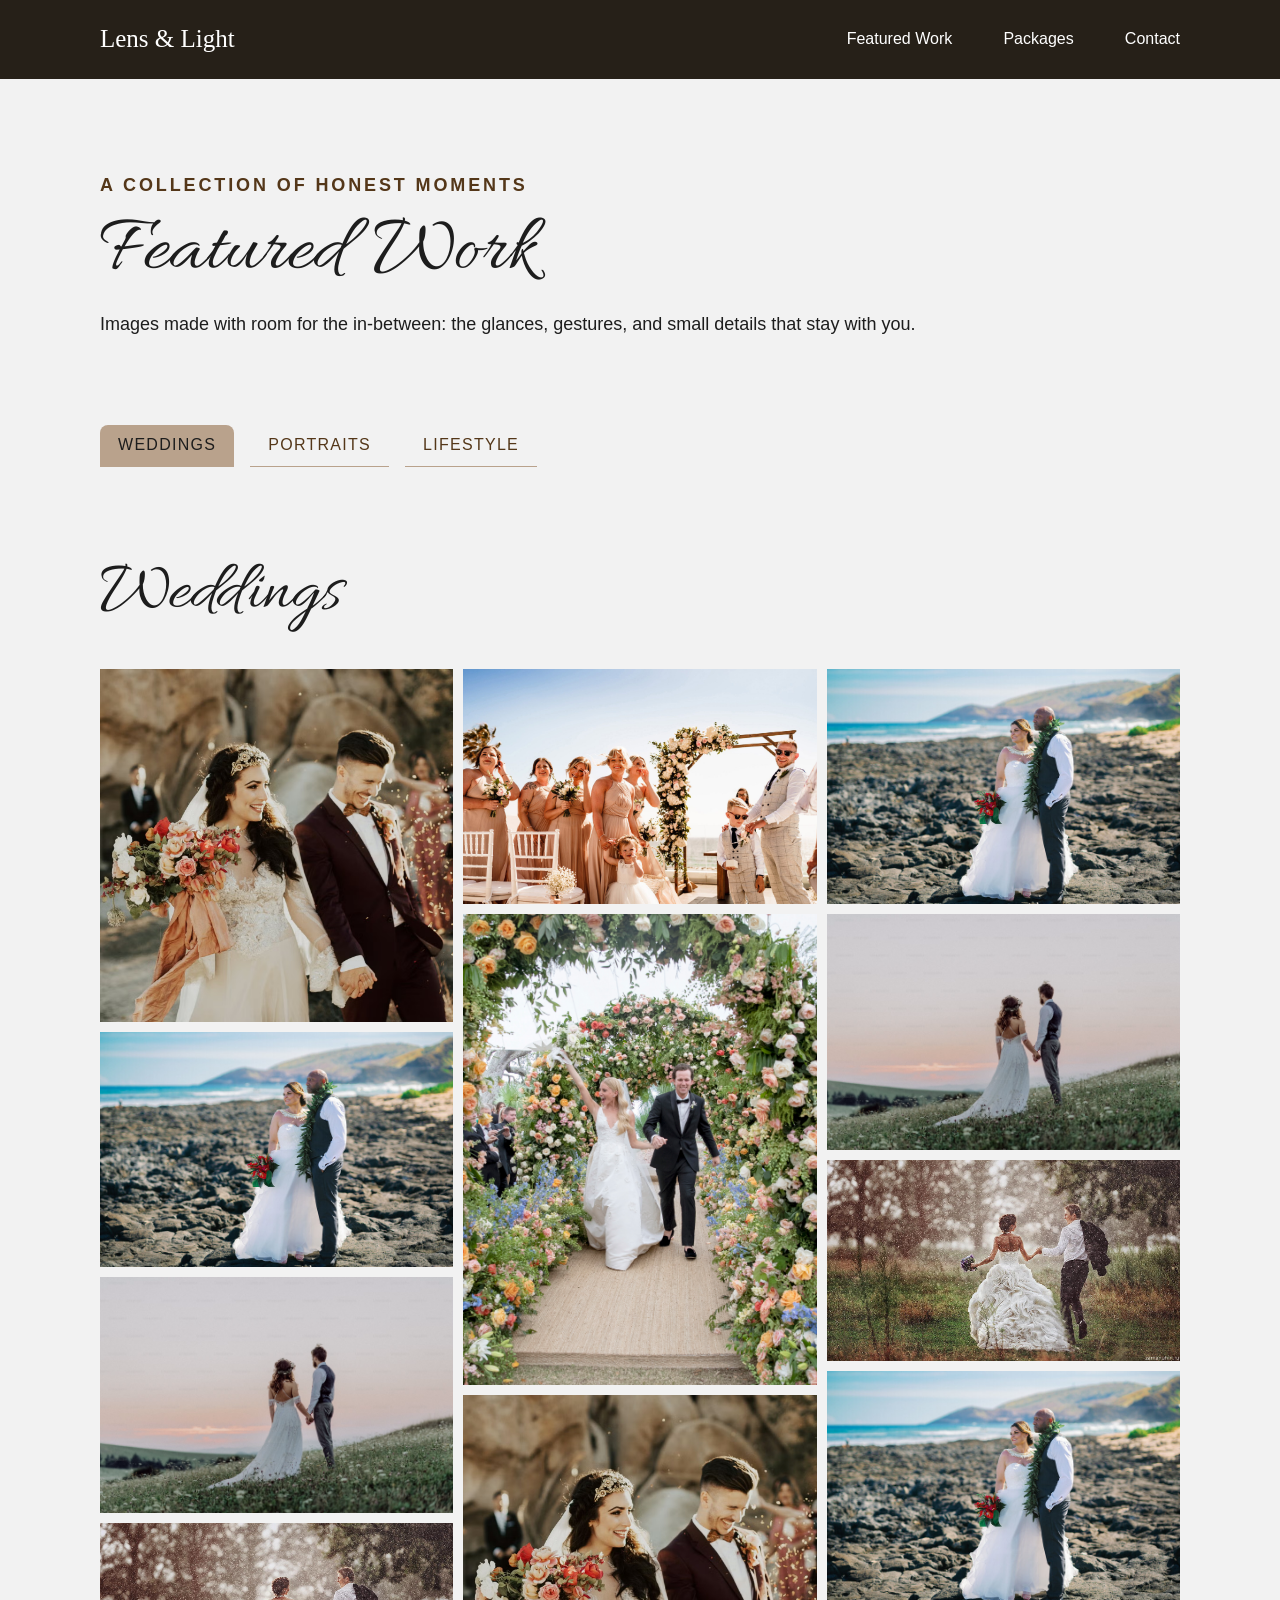
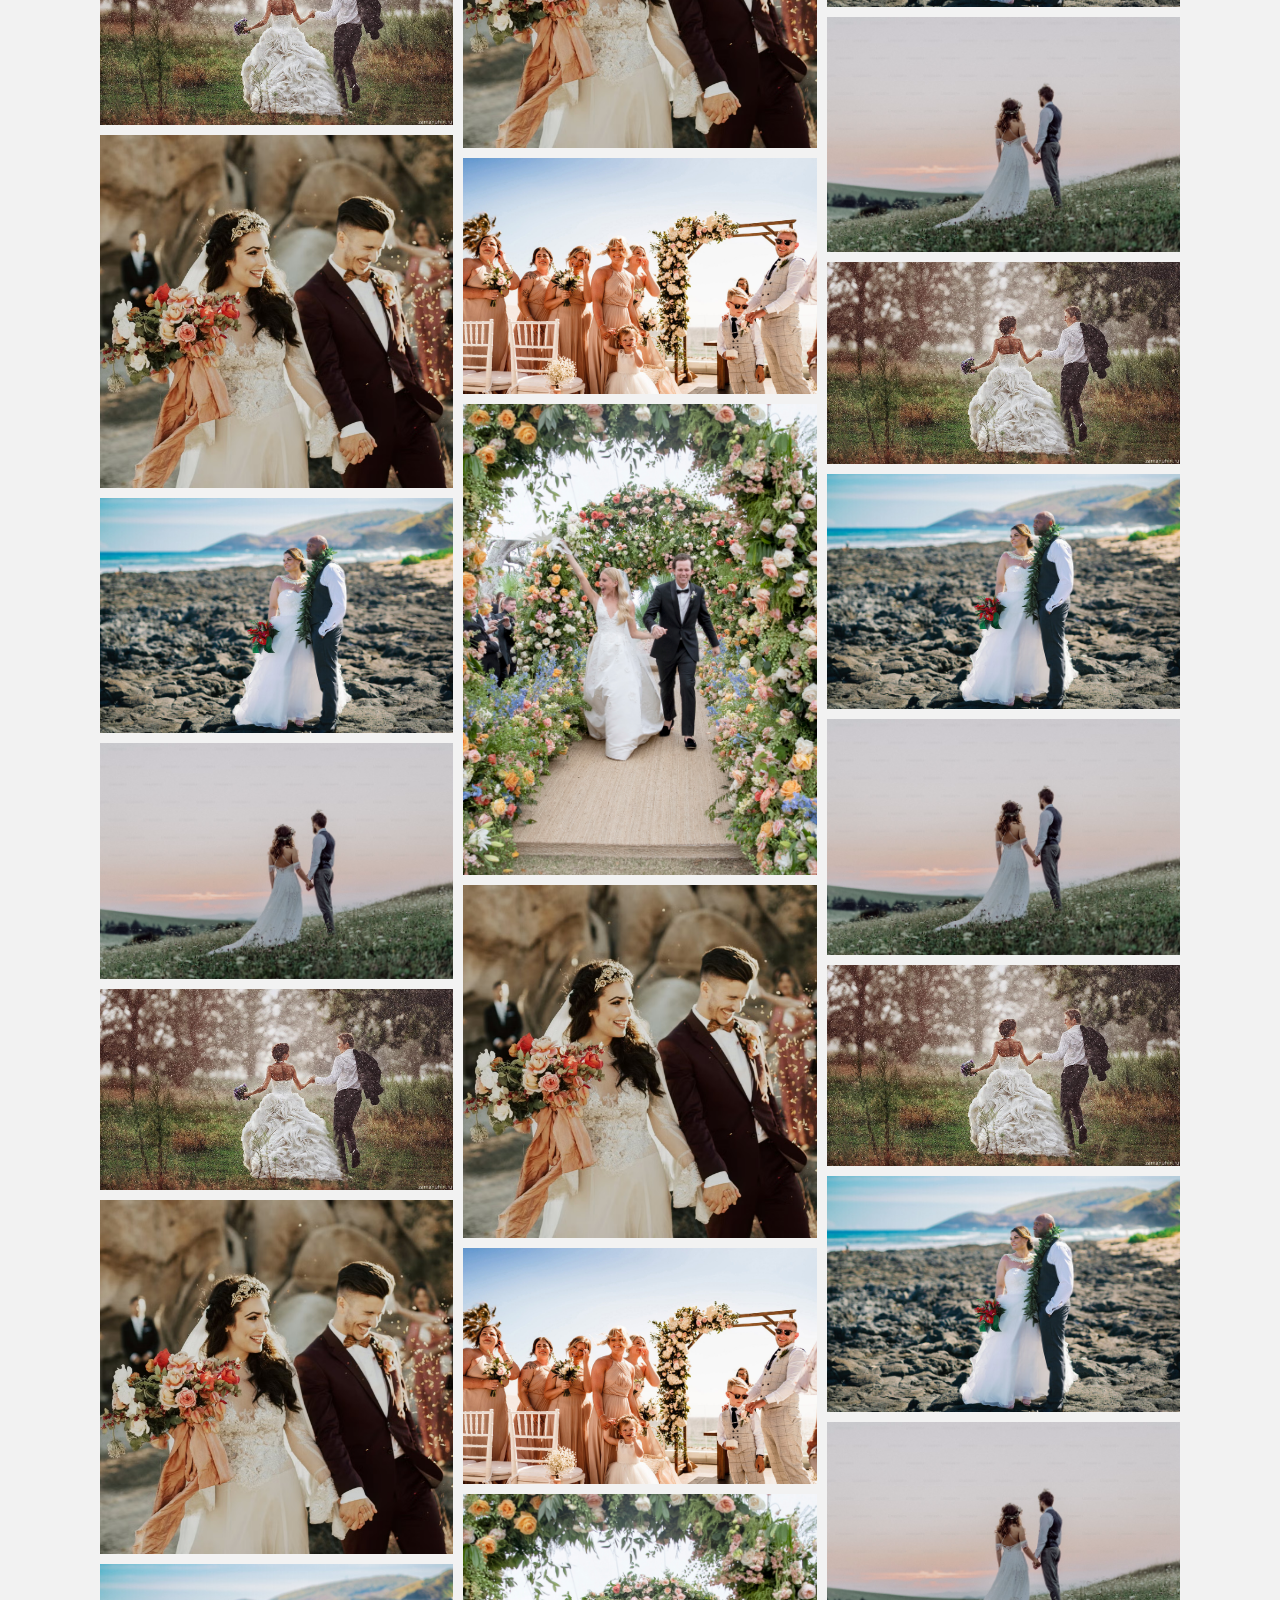
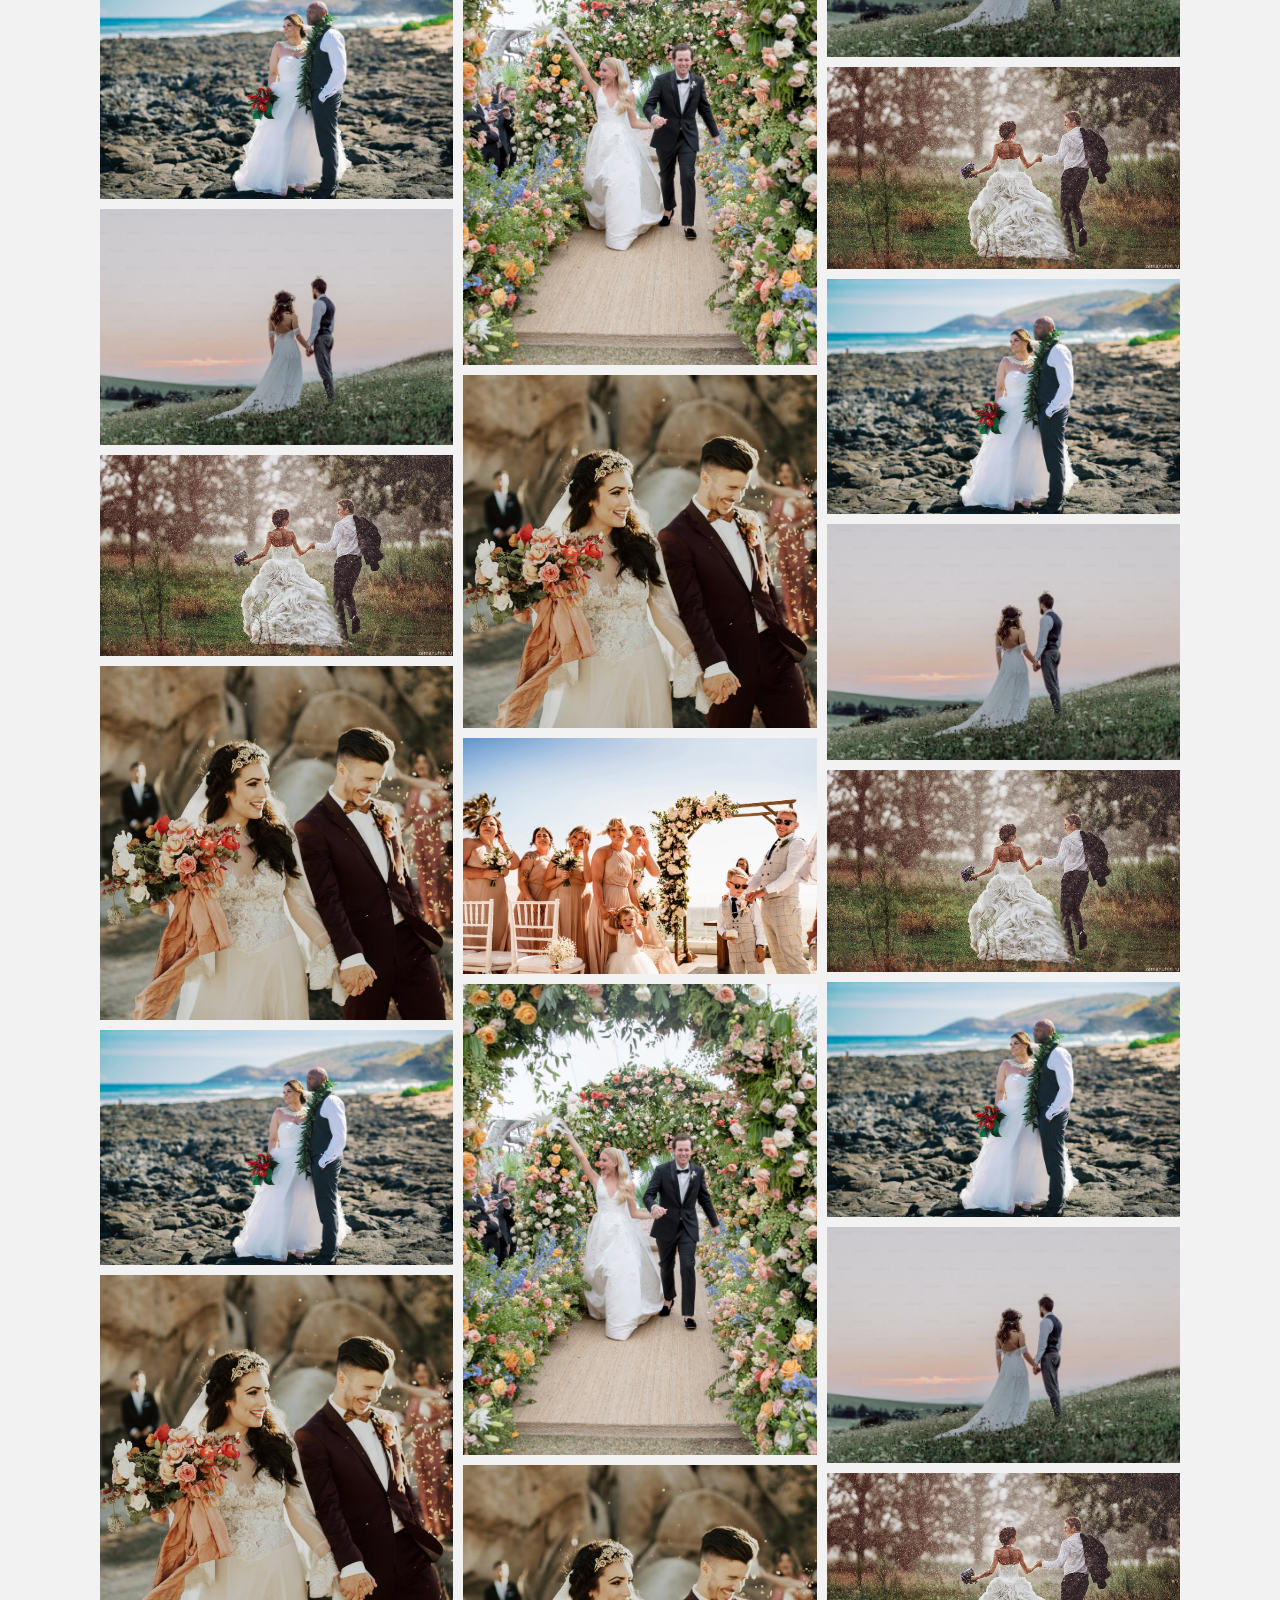
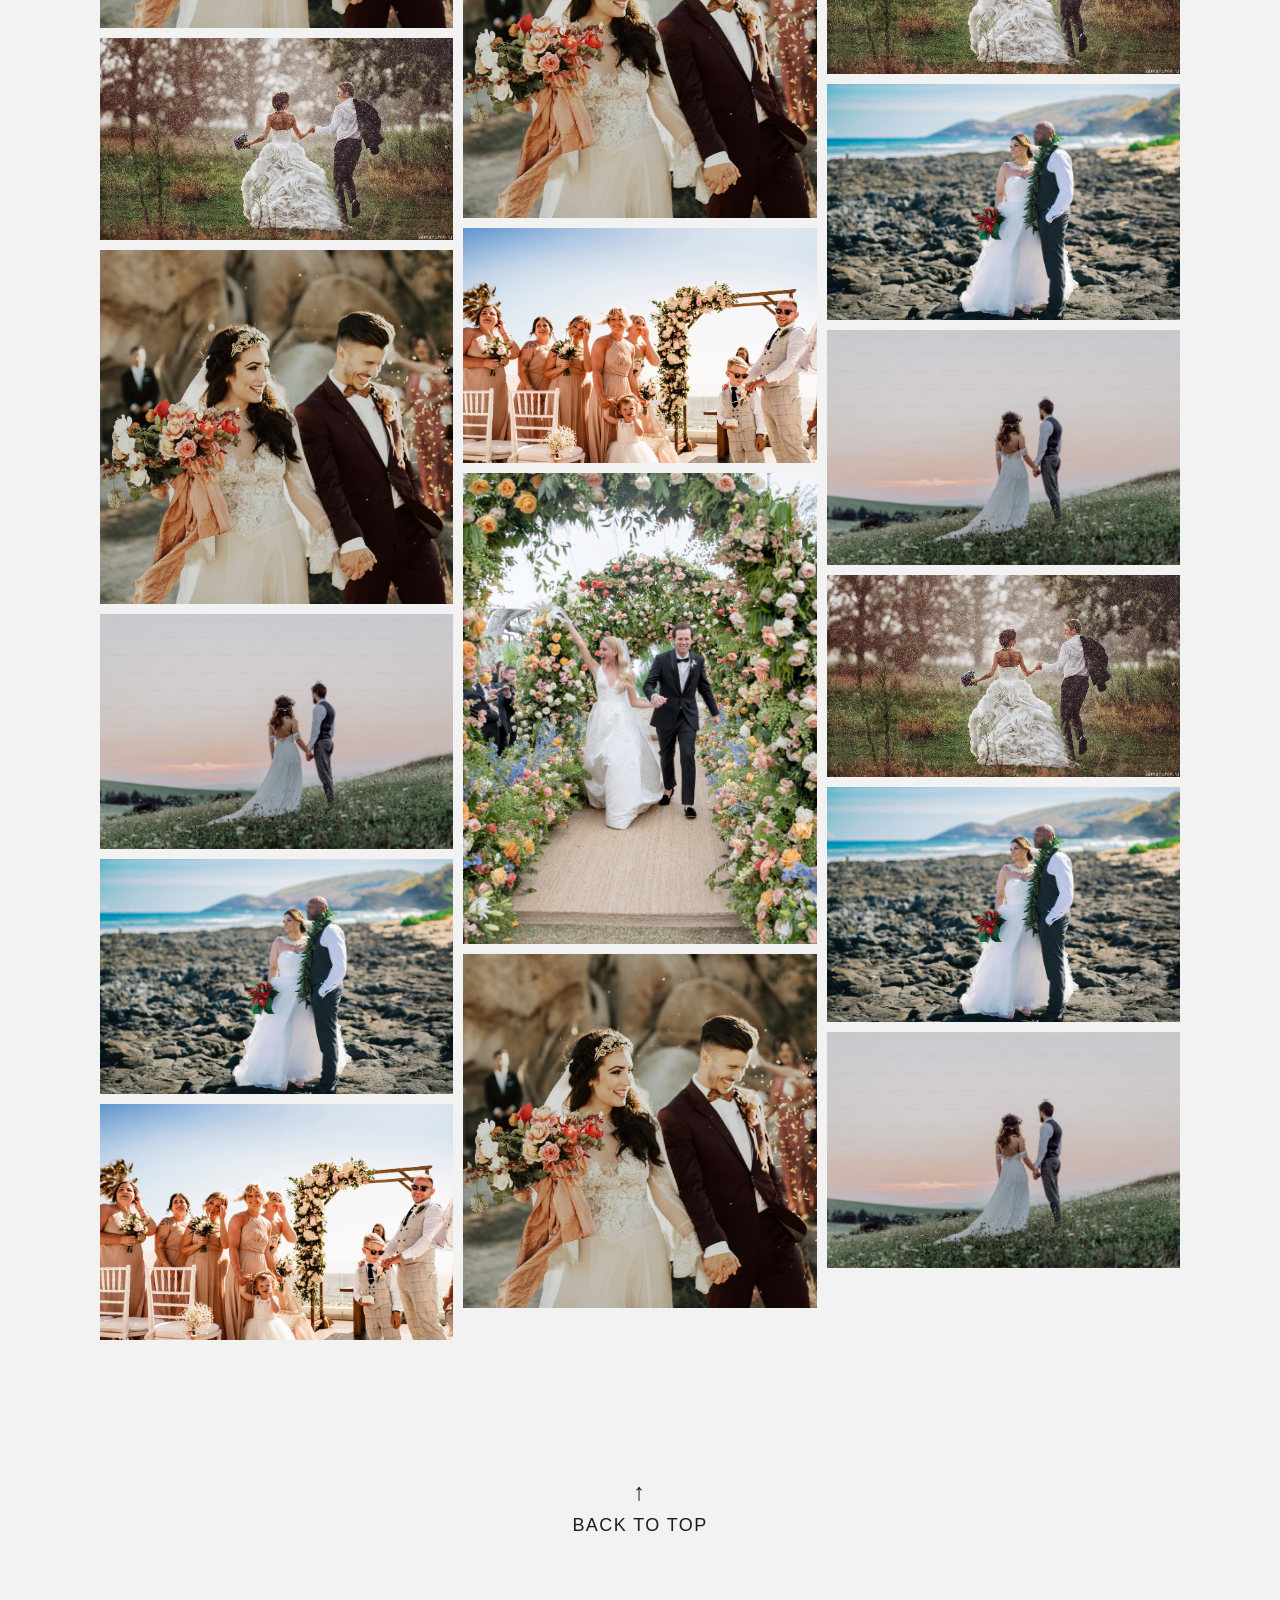
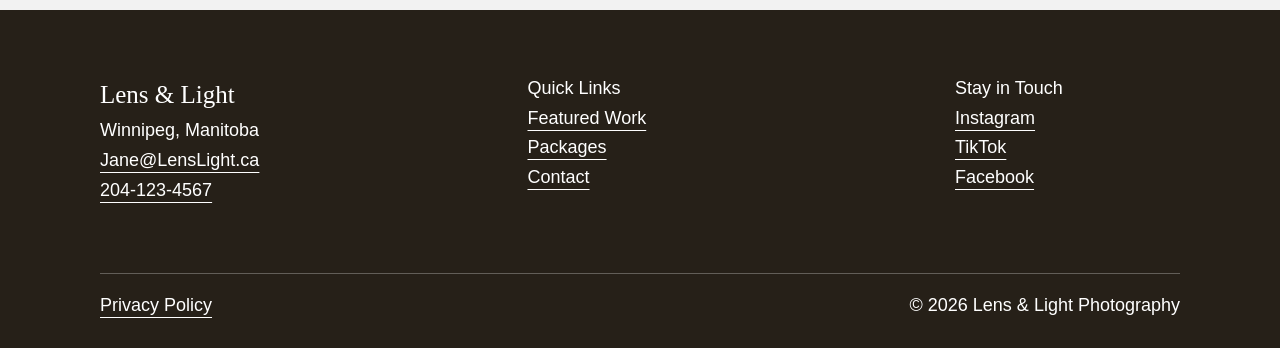
<file: weddings-featured-work.html>
<!DOCTYPE html>
<html lang="en">
<head>
	<meta charset="UTF-8">
	<meta name="viewport" content="width=device-width, initial-scale=1.0">
	<meta name="description" content="Lens & Light Photography — thoughtful photography for life's honest, luminous moments.">
	<title>Lens & Light Photography | Weddings Featured Work</title>
    <link rel="preconnect" href="https://fonts.googleapis.com">
	<link rel="preconnect" href="https://fonts.gstatic.com" crossorigin>
	<link href="https://fonts.googleapis.com/css2?family=Allura&family=Homemade+Apple&display=swap" rel="stylesheet">
	<link rel="stylesheet" href="styles.css">
</head>
<body>
	<header id="top" class="header content-padding">
		<div class="header-content content">
			<nav class="nav" aria-label="Main navigation">
				<div class="logo-div">
					<a class="brand" href="index.html">Lens &amp; Light</a>
					<button type="button" class="hamburger" aria-label="Open navigation menu" aria-expanded="false" aria-controls="main-navigation">
						<svg viewBox="0 0 24 24" aria-hidden="true" focusable="false">
							<path d="m6 9 6 6 6-6"></path>
						</svg>
					</button>
				</div>
				<div class="nav-links" id="main-navigation">
					<a href="#top" class="nav active">Featured Work</a>
					<a href="packages.html" class="nav">Packages</a>
					<a href="contact.html" class="nav">Contact</a>
				</div>
			</nav>
		</div>
	</header>
	<main class="content-padding">
		<section class="page-intro">
			<p class="content section-kicker">A collection of honest moments</p>
			<h1 class="content heading-font">Featured Work</h1>
			<p class="content">Images made with room for the in-between: the glances, gestures, and small details that stay with you.</p>
		</section>
		<section class="tabs-section">
			<div class="featured-tabs content">
				<a href="#top" class="nav active">Weddings</a>
				<a href="portraits-featured-work.html" class="nav">Portraits</a>
				<a href="lifestyle-featured-work.html" class="nav">Lifestyle</a>
			</div>
		</section>
        <section>
			<div class="content">
				<h2 class="heading-font">Weddings</h2>
				<section class="tabs-section mobile">
					<div class="featured-tabs content">
						<a href="portraits-featured-work.html" class="nav">Portraits</a>
						<a href="lifestyle-featured-work.html" class="nav">Lifestyle</a>
					</div>
				</section>
				<div class="gallery">
					<div class="gallery-column">
						<img src="images/weddings/wedding1.avif" alt="Example wedding photo" />
						<img src="images/weddings/wedding2.jpg" alt="Example wedding photo" />
						<img src="images/weddings/wedding3.avif" alt="Example wedding photo" />
						<img src="images/weddings/wedding4.jpeg" alt="Example wedding photo" />
						<img src="images/weddings/wedding1.avif" alt="Example wedding photo" />
						<img src="images/weddings/wedding2.jpg" alt="Example wedding photo" />
						<img src="images/weddings/wedding3.avif" alt="Example wedding photo" />
						<img src="images/weddings/wedding4.jpeg" alt="Example wedding photo" />
						<img src="images/weddings/wedding1.avif" alt="Example wedding photo" />
						<img src="images/weddings/wedding2.jpg" alt="Example wedding photo" />
						<img src="images/weddings/wedding3.avif" alt="Example wedding photo" />
						<img src="images/weddings/wedding4.jpeg" alt="Example wedding photo" />
						<img src="images/weddings/wedding1.avif" alt="Example wedding photo" />
						<img src="images/weddings/wedding2.jpg" alt="Example wedding photo" />
						<img src="images/weddings/wedding1.avif" alt="Example wedding photo" />
						<img src="images/weddings/wedding4.jpeg" alt="Example wedding photo" />
						<img src="images/weddings/wedding1.avif" alt="Example wedding photo" />
						<img src="images/weddings/wedding3.avif" alt="Example wedding photo" />
						<img src="images/weddings/wedding2.jpg" alt="Example wedding photo" />
						<img src="images/weddings/wedding5.jpg" alt="Example wedding photo" />
					</div>
					<div class="gallery-column">
						<img src="images/weddings/wedding5.jpg" alt="Example wedding photo" />
						<img src="images/weddings/wedding6.jpg" alt="Example wedding photo" />
						<img src="images/weddings/wedding1.avif" alt="Example wedding photo" />
						<img src="images/weddings/wedding5.jpg" alt="Example wedding photo" />
						<img src="images/weddings/wedding6.jpg" alt="Example wedding photo" />
						<img src="images/weddings/wedding1.avif" alt="Example wedding photo" />
						<img src="images/weddings/wedding5.jpg" alt="Example wedding photo" />
						<img src="images/weddings/wedding6.jpg" alt="Example wedding photo" />
						<img src="images/weddings/wedding1.avif" alt="Example wedding photo" />
						<img src="images/weddings/wedding5.jpg" alt="Example wedding photo" />
						<img src="images/weddings/wedding6.jpg" alt="Example wedding photo" />
						<img src="images/weddings/wedding1.avif" alt="Example wedding photo" />
						<img src="images/weddings/wedding5.jpg" alt="Example wedding photo" />
						<img src="images/weddings/wedding6.jpg" alt="Example wedding photo" />
						<img src="images/weddings/wedding1.avif" alt="Example wedding photo" />
					</div>
					<div class="gallery-column hide-column">
						<img src="images/weddings/wedding2.jpg" alt="Example wedding photo" />
						<img src="images/weddings/wedding3.avif" alt="Example wedding photo" />
						<img src="images/weddings/wedding4.jpeg" alt="Example wedding photo" />
						<img src="images/weddings/wedding2.jpg" alt="Example wedding photo" />
						<img src="images/weddings/wedding3.avif" alt="Example wedding photo" />
						<img src="images/weddings/wedding4.jpeg" alt="Example wedding photo" />
						<img src="images/weddings/wedding2.jpg" alt="Example wedding photo" />
						<img src="images/weddings/wedding3.avif" alt="Example wedding photo" />
						<img src="images/weddings/wedding4.jpeg" alt="Example wedding photo" />
						<img src="images/weddings/wedding2.jpg" alt="Example wedding photo" />
						<img src="images/weddings/wedding3.avif" alt="Example wedding photo" />
						<img src="images/weddings/wedding4.jpeg" alt="Example wedding photo" />
						<img src="images/weddings/wedding2.jpg" alt="Example wedding photo" />
						<img src="images/weddings/wedding3.avif" alt="Example wedding photo" />
						<img src="images/weddings/wedding4.jpeg" alt="Example wedding photo" />
						<img src="images/weddings/wedding2.jpg" alt="Example wedding photo" />
						<img src="images/weddings/wedding3.avif" alt="Example wedding photo" />
						<img src="images/weddings/wedding4.jpeg" alt="Example wedding photo" />
						<img src="images/weddings/wedding2.jpg" alt="Example wedding photo" />
						<img src="images/weddings/wedding3.avif" alt="Example wedding photo" />
						<img src="images/weddings/wedding4.jpeg" alt="Example wedding photo" />
						<img src="images/weddings/wedding2.jpg" alt="Example wedding photo" />
						<img src="images/weddings/wedding3.avif" alt="Example wedding photo" />
					</div>
				</div>
			</div>
        </section>
	</main>

	<div class="back-to-top">
		<a href="#top">
			<span class="arrow">↑</span>
			<span>Back to Top</span>
		</a>
	</div>

	<footer class="footer">
		<div class="content">
			<div class="columns">
				<div class="footer-link-section">
					<a href="index.html" class="brand">Lens & Light</a>
					<p class="no-margin">Winnipeg, Manitoba</p>
					<a href="mailto:Jane@LensLight.ca">Jane@LensLight.ca</a>
					<a href="tel:2041234567">204-123-4567</a>
				</div>
				<div class="footer-link-section">
					<p class="no-margin">Quick Links</p>
					<a href="#top">Featured Work</a>
					<a href="packages.html">Packages</a>
					<a href="contact.html">Contact</a>
				</div>
				<div class="footer-link-section">
					<p class="no-margin">Stay in Touch</p>
					<a href="#">Instagram</a>
					<a href="#">TikTok</a>
					<a href="#">Facebook</a>
				</div>
			</div>
			<div class="columns">
				<div class="terms">
					<a href="#">Privacy Policy</a>
					<!-- <a href="#">Terms of Service</a> -->
				</div>
				<p class="no-margin">&copy; 2026 Lens &amp; Light Photography</p>	
			</div>
		</div>
	</footer>
	<script>
		const hamburger = document.querySelector(".hamburger");
		const navigationLinks = document.querySelector(".nav-links");

		function toggleNavigation() {
			const isOpen = navigationLinks.classList.toggle("is-open");
			hamburger.setAttribute("aria-expanded", isOpen);
			hamburger.setAttribute("aria-label", isOpen ? "Close navigation menu" : "Open navigation menu");
		}

		hamburger.addEventListener("click", toggleNavigation);
		hamburger.addEventListener("keydown", (event) => {
			if (event.key === "Enter" || event.key === " ") {
				event.preventDefault();
				toggleNavigation();
			}
		});
	</script>
</body>
</html>
</file>
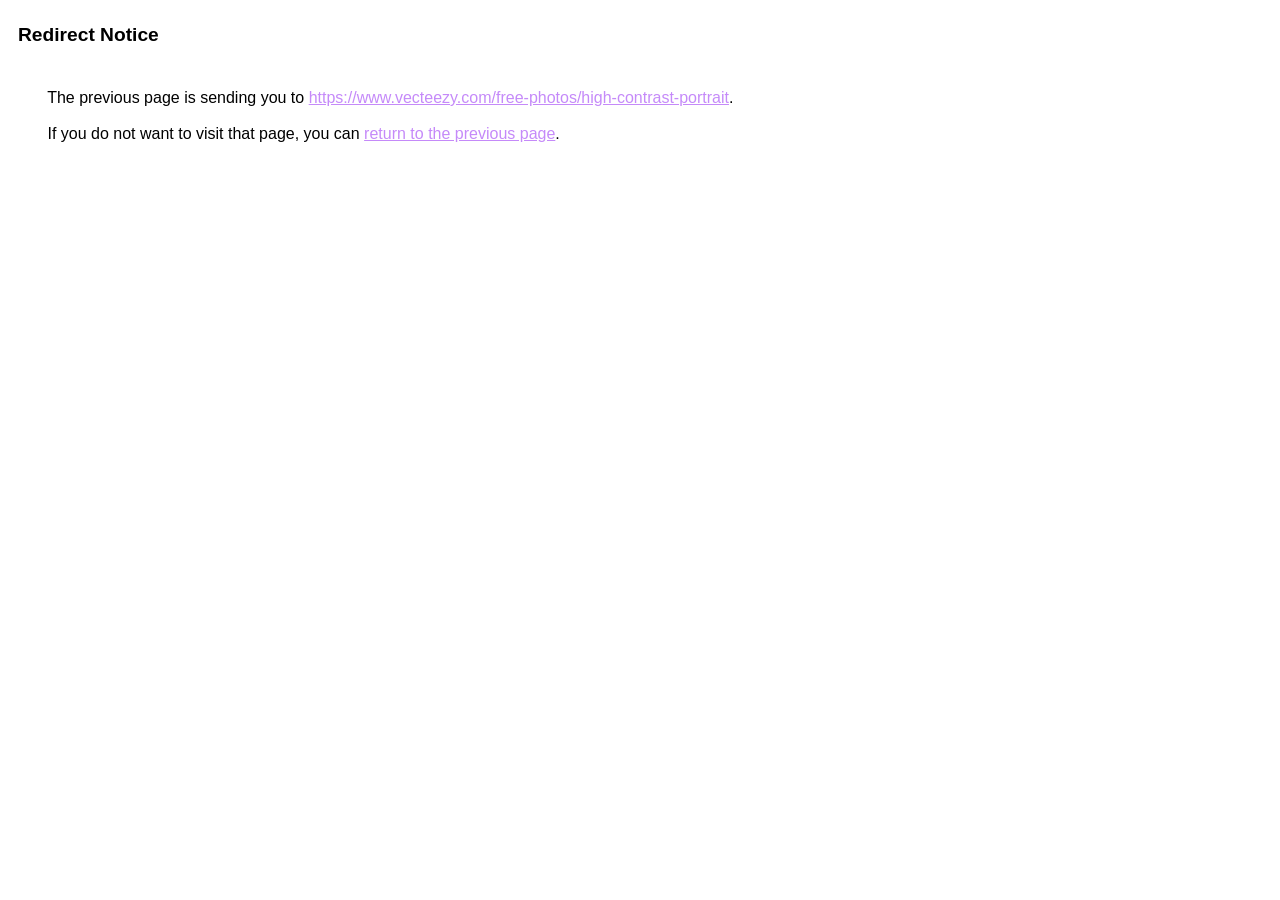
<file: images/portraits/portrait4.html>
<html lang="en-CA"><head><meta http-equiv="Content-Type" content="text/html; charset=UTF-8"><title>Redirect Notice</title><style>body,div,a{font-family:Arial,sans-serif}body{background-color:var(--xhUGwc);margin-top:3px}div{color:var(--YLNNHc)}a:link{color:#c58af9}a:visited{color:#c58af9}a:active{color:#ff7769}div.mymGo{border-top:1px solid var(--gS5jXb);border-bottom:1px solid var(--gS5jXb);background:var(--aYn2S);margin-top:1em;width:100%}div.aXgaGb{padding:0.5em 0;margin-left:10px}div.fTk7vd{margin-left:35px;margin-top:35px}</style></head><body><div class="mymGo"><div class="aXgaGb"><font style="font-size:larger"><b>Redirect Notice</b></font></div></div><div class="fTk7vd">&nbsp;The previous page is sending you to <a href="https://www.vecteezy.com/free-photos/high-contrast-portrait">https://www.vecteezy.com/free-photos/high-contrast-portrait</a>.<br><br>&nbsp;If you do not want to visit that page, you can <a href="#" id="tsuid__06rapPsHcivptQPt_PriQQ_1">return to the previous page</a>.<script nonce="zDs-FiYbIvnfPjEY7V34yg">(function(){var id='tsuid__06rapPsHcivptQPt_PriQQ_1';(function(){document.getElementById(id).onclick=function(){window.history.back();return!1};}).call(this);})();(function(){var id='tsuid__06rapPsHcivptQPt_PriQQ_1';var ct='originlink';var oi='unauthorizedredirect';(function(){document.getElementById(id).onmousedown=function(){var b=document&&document.referrer,a="encodeURIComponent"in window?encodeURIComponent:escape,c="";b&&(c=a(b));(new Image).src="/url?sa=T&url="+c+"&oi="+a(oi)+"&ct="+a(ct);return!1};}).call(this);})();</script><br><br><br></div></body></html>
</file>
<file: styles.css>
:root {
    --background: #F2F2F2;
    --accent-lighter: #ded8d0;
    --accent-light: #B9A28C;
    --accent-dark: #543719;
    --header-background: #262018;
    --font-color: #1D1D1D;
    --paper: #FBF9F6;
    --line: rgba(84, 55, 25, 0.24);
}

html {
    scroll-behavior: smooth;
}

* {
    box-sizing: border-box;
    font-family: "Inter", sans-serif;
    font-size: 18px;
    color: var(--font-color);
}

body {
    line-height: 1.55;
}

h1, h2, h3, h4, h5, h6 {
    margin-top: 0;
    margin-bottom: 12px;
}

h1 {
    font-size: 100px;
    line-height: 1;
}
h2 {
    font-size: 70px;
    line-height: 1;
}
h2.smaller {
    font-size: 40px;
    font-weight: 400;
}

.heading-font {
  font-family: "Allura", cursive;
  font-weight: 400;
  font-style: normal;
}

a.nav {
    text-decoration: none;
}

main {
    min-height: 80vh;
}

.no-margin {
    margin: 0;
    padding: 0;
}

body {
    background-color: var(--background);
    margin: 0;
    width: 100%;
}

.white-menu {
    stroke: white !important;
}

.content {
    max-width: 1400px;
}
.content.form {
    max-width: 1000px;
}
.content:not(.footer *) {
    margin: 0 auto;
}
.content-padding {
    padding-left: 100px;
    padding-right: 100px;
}
.content-margin {
    margin-left: 100px;
    margin-right: 100px;
}

.header {
    padding-top: 18px;
    padding-bottom: 18px;
}
.header.home {
    position: relative;
    isolation: isolate;
    background-image: url("images/hero.jpg");
    background-repeat: no-repeat;
    background-size: cover;
    background-position: right center; 
    height: 960px;
}
.header.home::before {
    position: absolute;
    inset: 0;
    z-index: -1;
    background: linear-gradient(180deg, rgba(215, 211, 202, 0.3) 0%, rgba(4, 4, 4, 0.08) 42%, rgba(0, 0, 0, 0.64) 100%);
    content: "";
}
.header:not(.home) {
    background-color: var(--header-background);
    color: white;
}
.header-content {
    display: flex;
    flex-direction: column;
    gap: 50px;
    height: 100%;
}
.nav {
    display: flex;
    flex-direction: row;
    justify-content: space-between;
    align-items: center;
    font-size: 16px;
}
.logo-div {
    display: flex;
}
.brand {
    text-decoration: none;
    font-family: "Homemade Apple", cursive;
    font-weight: 400;
    font-style: normal;
    font-size: 25px;
    line-height: 170%;
}
.hamburger {
    visibility: hidden;
    cursor: pointer;
}
.nav-links {
    display: flex;
    flex-direction: row;
    /* gap: clamp(1rem, 2.5rem, 2.5rem); */
    gap: 4vw;
    width: fit-content;
    flex-wrap: wrap;
}
.nav .brand, .nav-links a {
    width: fit-content;
}
.header .nav-links a {
    position: relative;
    text-decoration: none;
}
.header .nav-links a::after {
    position: absolute;
    right: 0;
    bottom: -6px;
    left: 0;
    height: 1.5px;
    background-color: currentColor;
    content: "";
    transform: scaleX(0);
    transform-origin: right;
    transition: transform 0.25s ease;
}
.header .nav-links a:hover::after,
.header .nav-links a:focus-visible::after {
    transform: scaleX(1);
    transform-origin: left;
}
.header:not(.home) .nav .brand, .header:not(.home) .nav-links a {
    color: white;
}

.page-intro {
    margin: 0 auto;
    padding-top: 96px;
    padding-bottom: 36px;
}
.page-intro h1 {
    margin-bottom: 8px;
    font-size: 82px;
    line-height: 1.4;
}
.page-intro p {
    margin: 0 auto;
    font-size: 18px;
}
.page-intro .section-kicker {
    color: var(--accent-dark);
}
.tabs-section {
    padding-top: 50px;
    padding-bottom: 70px;
}
.tabs-section.mobile {
    display: none;
}

.hero-copy {
    max-width: 760px;
    margin-top: auto;
    padding-bottom: 88px;
    color: white;
}
.hero-copy h1,
.hero-copy p {
    color: white;
}
.hero-copy h1 {
    max-width: 1000px;
    font-size: 92px;
    margin-bottom: 12px;
    line-height: 0.95;
}
.hero-eyebrow,
.section-kicker {
    margin: 0 0 14px;
    color: var(--accent-dark);
    font-size: 13px;
    font-weight: 600;
    letter-spacing: 0.16em;
    line-height: 1.2;
    text-transform: uppercase;
}
.hero-intro {
    max-width: 470px;
    margin: 0 0 28px;
    font-size: 19px;
    line-height: 1.45;
}
.hero-actions {
    display: flex;
    align-items: center;
    gap: 26px;
}
.hero-button {
    padding: 13px 22px;
    border: 1px solid white;
    color: white;
    font-size: 14px;
    letter-spacing: 0.08em;
    text-decoration: none;
    text-transform: uppercase;
    transition: background-color 0.25s ease, color 0.25s ease;
}
.hero-button:hover,
.hero-button:focus-visible {
    background-color: white;
    color: var(--header-background);
}
.hero-text-link {
    color: white;
    font-size: 15px;
    text-underline-offset: 5px;
}
.hero-text-link svg {
    stroke: white;
}
.hero-text-link span {
    color: inherit;
    display: inline-block;
    margin-left: 5px;
    transition: transform 0.25s ease;
}
.hero-text-link:hover span,
.hero-text-link:focus-visible span {
    transform: translate(3px, -3px);
}

#about {
    background-color: var(--paper);
    border-bottom: 1px solid var(--line);
}
#about .content {
    display: flex;
    flex-direction: row;
    gap: 50px;
    align-items: center;
    justify-content: space-between;
}
.top-padding { 
    padding-top: 100px;
}
.t-b-padding { 
    padding-top: 100px;
    padding-bottom: 100px;
}
.bottom-padding {
    padding-bottom: 180px;
}
#about .left {
    display: flex;
    flex-direction: column;
    flex: 1;
    gap: 18px;
}
#about .right {
    display: flex;
    align-items: center;
    width: 400px;
}
#about .right img {
    display: block;
    width: min(400px, 100%);
    height: 520px;
    object-fit: cover;
    box-shadow: 18px 18px 0 var(--accent-light);
}
.about-heading h4 {
    color: var(--accent-dark);
    font-size: 16px;
    font-weight: 500;
    letter-spacing: 0.03em;
}
.about-content {
    max-width: 600px;
}
.about-content p {
    margin: 0 0 16px;
}
.about-content p:last-child {
    margin-bottom: 0;
}


/* Image carousel */
.carousel {
    position: relative;
    width: 100%;
    max-width: 1200px;
    margin: 0 auto;

    display: flex;
    align-items: center;
}
.carousel-track-container {
    width: 100%;
    overflow: hidden;
    background-color: var(--accent-lighter);
    padding-top: 20px;
    padding-bottom: 20px;
}
.carousel-track {
    display: flex;

    transition: transform 0.5s ease;
}
.carousel-slide {
    flex: 0 0 100%;
    width: 100%;
    overflow: hidden;
}
.carousel-slide img {
    display: block;
    width: auto;
    height: 550px;
    max-width: none;
    position: relative;
    left: 50%;
    transform: translateX(-50%);
}
/* ---------- Arrows ---------- */
.carousel-button {
    position: absolute;
    top: 50%;
    transform: translateY(-50%);
    z-index: 2;

    width: 50px;
    height: 50px;

    border: none;
    border-radius: 50%;

    background: var(--background);
    color: #222;

    font-size: 25px;
    line-height: 1;

    cursor: pointer;

    display: flex;
    align-items: center;
    justify-content: center;

    transition:
        background 0.3s ease,
        opacity 0.3s ease;
}
.carousel-button:hover {
    background: white;
    box-shadow: 0 4px 16px rgba(29, 29, 29, 0.16);
}
.carousel-button:focus-visible {
    outline: 2px solid var(--accent-dark);
    outline-offset: 3px;
}
.carousel-button-left {
    left: 20px;
}
.carousel-button-right {
    right: 20px;
}



#preview {
    display: flex;
    flex-direction: column;
    gap: 10px;
    background-color: var(--background);
}
.section-heading {
    display: flex;
    align-items: baseline;
    justify-content: space-between;
    gap: 24px;
}
.section-heading .section-kicker {
    flex-shrink: 0;
    margin-bottom: 0;
    color: var(--accent-dark);
}

.footer {
    background-color: var(--header-background);
    padding: 64px 100px 28px;
}
.footer .content {  
    display: flex;
    flex-direction: column;
    gap: 20px;
    margin: 0 auto;
}
.footer .columns {
    display: flex;
    flex-direction: row;
    justify-content: space-between;
    gap: 40px;
}
.footer-link-section {
    display: flex;
    flex-direction: column;
    width: 225px;
    line-height: 165%;
}
.footer .columns * {
    color: white;
}
.footer-link-section a, .footer .terms a {
    color: white;
    text-underline-offset: 25%;
}
.footer .terms {
    display: flex;
    flex-direction: row;
    gap: 20px;
}
.footer .columns:last-child {
    align-items: flex-end;
    margin-top: 48px;
    padding-top: 18px;
    border-top: 1px solid rgba(255, 255, 255, 0.28);
}


/* Featured Work Pages */

.featured-tabs {
    display: flex;
    flex-direction: row;
    gap: 16px;
    padding-top: 0;
    padding-bottom: 22px;
}
.featured-tabs a {
    position: relative;
    padding: 8px 18px;
    color: var(--accent-dark);
    letter-spacing: 0.08em;
    text-transform: uppercase;
    border-radius: 8px 8px 0 0;
    border-bottom: 1px solid var(--accent-light);
}
.featured-tabs a::after {
    position: absolute;
    right: 0;
    bottom: 0;
    left: 0;
    height: 1.5px;
    background-color: currentColor;
    content: "";
    transform: scaleX(0);
    transform-origin: right;
    transition: transform 0.25s ease;
}
.featured-tabs a.active {
    background-color: var(--accent-light);
    color: var(--font-color);
}
.featured-tabs a:hover:not(.active),
.featured-tabs a:focus-visible:not(.active) {
    background-color: var(--accent-lighter);
}
.featured-tabs a:hover:not(.active)::after,
.featured-tabs a:focus-visible:not(.active)::after {
    transform: scaleX(1);
    transform-origin: left;
}
.gallery {
    width: 100%;
    box-sizing: border-box;
    display: flex;
    gap: 10px;
    padding: 28px 0 70px;
}
.gallery-column {
    flex: 1;
    min-width: 300px;
    max-width: 500px;
    display: flex;
    flex-direction: column;
    gap: 10px;
    overflow: hidden;
}
.gallery-column img {
    width: 100%;
    max-width: 600px;
    height: auto;
    display: block;
    transition: filter 0.3s ease, transform 0.3s ease;
}
.gallery-column img:hover {
    filter: brightness(1.06);
    transform: scale(1.015);
}

/* Packages Page */

.package-section {
    margin-top: 20px;
    margin-bottom: 200px;
    padding: 0 90px 55px;
    border: 2px solid #333;
    position: relative;
}
.package-section.last {
    margin-bottom: 50px;
}
.title-wrapper {
    position: relative;
    text-align: center;
    margin-top: -38px;
    margin-bottom: 32px;
}
.title {
    display: inline-block;
    padding: 0 75px;
    background: var(--background);
    font-size: 64px;
    line-height: 1;
    position: relative;
}
.intro {
    text-align: center;
    margin: 0 auto 72px;
    font-size: 20px;
    max-width: 1050px;
    line-height: 1.4;
}
.packages {
    display: grid;
    column-gap: 70px;
}
.packages.three {
    grid-template-columns: repeat(3, minmax(0, 1fr));
}
.packages.two {
    grid-template-columns: repeat(2, minmax(0, 1fr));
}
.package {
    min-width: 0;
}
.price {
    text-align: center;
    font-size: 24px;
    margin-bottom: 13px;
}
.package-name {
    border-top: 1px solid #777;
    border-bottom: 1px solid #777;
    padding: 7px 0 11px;
    text-align: center;
    font-size: 34px;
    font-weight: 500;
    font-style: italic;
}
.description {
    margin: 17px 0 25px;
    line-height: 1.25;
}
.features {
    margin: 0;
    padding-left: 18px;
    font-size: 17px;
    line-height: 1.28;
}
.features li {
    padding-left: 1px;
    margin: 0;
}


/* Contact form */
.form h1 {
    margin-top: 75px;
}
.form > p {
    padding-bottom: 40px;
}
.contact-form-section {
    width: 100%;
    padding: 100px 20px;
    background: #f2eee8;
}

.contact-form-container {
    width: min(800px, 100%);
    margin: 0 auto;
}


/* ---------- Heading ---------- */

.form-heading {
    text-align: center;
    margin-bottom: 50px;
}

.form-heading h2 {
    margin: 0 0 15px;

    font-family: "Ballet", "Brush Script MT", cursive;
    font-size: 52px;
    font-weight: 400;
}

.form-heading p {
    max-width: 600px;
    margin: 0 auto;

    font-family: Georgia, "Times New Roman", serif;
    font-size: 18px;
    line-height: 1.5;
}


/* ---------- Form ---------- */
.field-error {
    color: #a33;
    font-size: 13px;
    margin-top: 3px;
}

.contact-form {
    display: flex;
    flex-direction: column;
    gap: 25px;
    margin-bottom: 120px;
}


/* ---------- First + Last Name ---------- */

.name-fields {
    display: grid;
    grid-template-columns: 1fr 1fr;
    gap: 25px;
}


/* ---------- Individual Fields ---------- */

.form-group {
    display: flex;
    flex-direction: column;
    gap: 8px;
}

.form-group label {
    font-size: 14px;
    letter-spacing: 0.04em;
    text-transform: uppercase;
}

.optional {
    font-size: 12px;
    text-transform: none;
    letter-spacing: 0;
    opacity: 0.6;
}


/* ---------- Inputs ---------- */

.form-group input,
.form-group select {
    width: 100%;
    height: 52px;

    padding: 0 15px;

    border: 1px solid #777;
    border-radius: 0;

    background: #fff;
    color: #111;

    font-family: inherit;
    font-size: 16px;

    outline: none;

    transition:
        border-color 0.2s ease,
        box-shadow 0.2s ease;
}


/* ---------- Select ---------- */

.form-group select {
    cursor: pointer;
    appearance: auto;
}


/* ---------- Focus ---------- */

.form-group input:focus,
.form-group select:focus {
    border-color: #222;
    box-shadow: 0 0 0 2px rgba(0, 0, 0, 0.08);
}

/* ---------- Textarea ---------- */
.form-group textarea {
    width: 100%;
    min-height: 150px;
    padding: 15px;

    border: 1px solid #777;
    border-radius: 0;

    background: #fff;
    color: #111;

    font-family: inherit;
    font-size: 16px;
    line-height: 1.5;

    resize: vertical;
    outline: none;

    transition:
        border-color 0.2s ease,
        box-shadow 0.2s ease;
}

.form-group textarea:focus {
    border-color: #222;
    box-shadow: 0 0 0 2px rgba(0, 0, 0, 0.08);
}


/* ---------- Submit ---------- */

.submit-button {
    align-self: center;

    margin-top: 15px;
    padding: 15px 45px;

    border: 1px solid #222;
    background: #222;
    color: white;

    font-family: inherit;
    font-size: 14px;
    letter-spacing: 0.08em;
    text-transform: uppercase;

    cursor: pointer;

    transition:
        background 0.2s ease,
        color 0.2s ease;
}

.submit-button:hover {
    background: transparent;
    color: #222;
}

.contact-toast {
    position: fixed;
    right: 24px;
    bottom: 24px;
    z-index: 20;
    display: flex;
    align-items: flex-start;
    gap: 22px;
    width: min(440px, calc(100vw - 32px));
    padding: 20px 18px 20px 22px;
    border-left: 4px solid var(--accent-dark);
    background: var(--paper);
    box-shadow: 0 12px 35px rgba(38, 32, 24, 0.2);
}

.contact-toast[hidden] {
    display: none;
}

.contact-toast p {
    margin: 0;
    font-size: 16px;
    line-height: 1.45;
}

.contact-toast-close {
    flex: 0 0 auto;
    width: 28px;
    height: 28px;
    margin: -6px -4px 0 0;
    padding: 0;
    border: 0;
    background: transparent;
    color: var(--accent-dark);
    cursor: pointer;
    font-size: 26px;
    line-height: 1;
}

.contact-toast-close:hover,
.contact-toast-close:focus-visible {
    color: var(--font-color);
}


/* Back to top */

.back-to-top {
    display: flex;
    justify-content: center;
    padding: 60px 0;
}
.back-to-top a {
    display: flex;
    flex-direction: column;
    align-items: center;
    gap: 8px;
    text-decoration: none;
    font-size: 14px;
    letter-spacing: 0.1em;
    text-transform: uppercase;
    transition: opacity 0.3s ease;
    padding: 10px 20px;
    border-radius: 5px;
}
.back-to-top a:hover span:not(.arrow) {
    text-decoration: underline;
    text-decoration-thickness: 1.5px;
    text-underline-offset: 25%;
    
}
.arrow {
    font-size: 24px;
    line-height: 1;
}


/* ---------- Mobile ---------- */

@media (max-width: 600px) {

    .contact-form-section {
        padding: 70px 20px;
    }

    .form-heading h2 {
        font-size: 44px;
    }

    .name-fields {
        grid-template-columns: 1fr;
        gap: 25px;
    }

}


@media (max-width: 1265px) {
    #about .content{
        gap: 25px;
    }
    #about .right img {
        width: 380px;
    }
    .header.home {
        background-image: url("images/hero-med.jpg");
    }
}

@media (max-width: 1050px) {
    .title-wrapper {
        margin-top: -26px;
    }
    .gallery {
        flex-wrap: wrap;
    }
    .gallery-column {
        flex: 0 0 calc(50% - 5px);
        max-width: none;
    }
    .hide-column {
        display: none;
    }
    h1 {
        font-size: 75px;
    }
    .nav:not(.header *, .featured-tabs *) {
        font-size: 18px;
    }
    .content-padding {
        padding-left: 50px;
        padding-right: 50px;
    }
    .top-padding {
        padding-top: 80px;
    }
    .t-b-padding { 
        padding-top: 80px;
        padding-bottom: 80px;
    }
    .content-margin  {
        margin-left: 50px;
        margin-right: 50px;
    }
    .footer-link-section {
        width: fit-content;
        min-width: 120px;
    }
    .footer .columns * {
        font-size: 16px;
    }
    #about .content {
        flex-direction: column;
    }
    #about .right img {
        margin: 0 auto;
    }
    .footer {
        padding: 40px 50px;
    }

    /* Packages page */
    .package-section {
        margin: 30px;
        padding: 0 45px 45px;
    }

    .packages {
        column-gap: 40px;
    }

    .title {
        font-size: 52px;
        padding: 0 45px;
    }

    .intro {
        font-size: 19px;
        margin-bottom: 55px;
    }
}

@media (max-width: 800px) {
    h1 {
        font-size: 62px;
    }
    .form h1 {
        margin-top: 50px;
    }
    .featured-tabs a {
        font-size: 16px;
    }
    .header .nav {
        position: relative;
    }
    h2 {
        font-size: 55px;
    }
    h2.smaller {
        font-size: 34px;
    }
    .header .nav-links {
        display: none;
    }
    .header .nav-links.is-open {
        display: flex;
        flex-direction: column;
        position: absolute;
        top: calc(100% + 18px);
        right: -8px;
        z-index: 10;
        width: min(260px, calc(100vw - 50px));
        padding: 14px;
        background-color: rgba(251, 249, 246, 0.96);
        align-items: flex-start;
        gap: 4px;
        border: 1px solid rgba(84, 55, 25, 0.16);
        border-radius: 2px;
        box-shadow: 0 18px 45px rgba(29, 29, 29, 0.2);
        backdrop-filter: blur(12px);
        animation: menu-reveal 0.25s ease-out both;
    }
    .header:not(.home) .nav-links.is-open {
        background-color: var(--header-background);
        border-color: rgba(255, 255, 255, 0.18);
    }
    .header .nav-links.is-open a {
        display: flex;
        align-items: center;
        width: 100%;
        min-height: 48px;
        padding: 0 12px;
        color: var(--accent-dark);
        font-size: 15px;
        letter-spacing: 0.08em;
        text-transform: uppercase;
        transition: background-color 0.2s ease, color 0.2s ease, padding-left 0.2s ease;
    }
    .header:not(.home) .nav-links.is-open a {
        color: white;
    }
    .header .nav-links.is-open a::after {
        display: none;
    }
    .header .nav-links.is-open a:hover,
    .header .nav-links.is-open a:focus-visible {
        padding-left: 18px;
        background-color: rgba(84, 55, 25, 0.1);
    }
    .header:not(.home) .nav-links.is-open a:hover,
    .header:not(.home) .nav-links.is-open a:focus-visible {
        background-color: rgba(255, 255, 255, 0.1);
    }
    .header .hamburger {
        width: 34px;
        height: 34px;
        padding: 5px;
        border: 0;
        background: transparent;
        color: white;
        appearance: none;
        transition: transform 0.25s ease;
    }
    .header.home .hamburger {
        color: var(--font-color);
    }
    .header.home .hamburger svg {
        stroke: var(--font-color);
    }
    .header:not(.home) .hamburger svg {
        stroke: white;
    }
    .header .hamburger svg {
        display: block;
        width: 100%;
        height: 100%;
        fill: none;
        stroke-linecap: round;
        stroke-linejoin: round;
        stroke-width: 2;
    }
    .header .hamburger:hover,
    .header .hamburger:focus-visible {
        transform: translateY(3px);
        background-color: transparent;
        outline: none;
    }
    .header .hamburger[aria-expanded="true"] {
        transform: rotate(180deg);
    }
    .header .hamburger[aria-expanded="true"]:hover,
    .header .hamburger[aria-expanded="true"]:focus-visible {
        transform: rotate(180deg) translateY(3px);
    }
    .header .logo-div {
        display: flex;
        flex-direction: row;
        justify-content: space-between;
        width: 100%;
    }
    .header .hamburger {
        visibility: visible;
    }
    .header.home {
        height: 760px;
    }
    .page-intro {
        padding-top: 68px;
        padding-bottom: 24px;
    }
    .page-intro h1 {
        font-size: 62px;
    }
    .hero-copy {
        padding-bottom: 48px;
    }
    .hero-copy h1 {
        font-size: 68px;
    }
    .hero-intro {
        font-size: 17px;
    }
    .footer .columns {
        flex-direction: column;
        gap: 24px;
    }
    .footer .columns:last-child {
        align-items: flex-start;
    }
    .section-heading {
        display: block;
    }
    .section-heading .section-kicker {
        margin-bottom: 10px;
    }
    .bottom-padding {
        padding-bottom: 120px;
    }

    /* Image carousel */
    .carousel-slide img {
        height: 450px;
    }
    .carousel-button {
        width: 42px;
        height: 42px;
        font-size: 20px;
    }
    .carousel-button-left {
        left: 10px;
    }
    .carousel-button-right {
        right: 10px;
    }

    /* Packages page */
    .package-section {
        margin: 20px;
        padding: 0 30px 40px;
    }

    .packages.two, .packages.three {
        grid-template-columns: repeat(1, minmax(0, 1fr));
        row-gap: 50px;
    }

    .title-wrapper {
        margin-bottom: 30px;
    }

    .title {
        font-size: 46px;
        padding: 0 30px;
    }

    .intro {
        font-size: 18px;
        margin-bottom: 45px;
    }
}

@media (max-width: 710px) {
    .gallery-column {
        flex-basis: 100%;
    }
    .featured-tabs a {
        font-size: 14px;
    }
    .header.home {
        background-image: url("images/hero-sm.jpg");
    }
}

@media (max-width: 540px) {
    .hero-copy h1 {
        font-size: 56px;
    }
}

@media (max-width: 500px) {
    .title-wrapper {
        margin-top: -20px;
    }
    .brand {
        font-size: 22px;
    }
    .header:not(.home) {
        padding-top: 12px;
        padding-bottom: 12px;
    }
    .header .nav-links.is-open {
        top: calc(100% + 12px);
    }
    .hero-copy h1 {
        font-size: 50px;
    }
    .featured-tabs {
        gap: 10px;
    }
    .tabs-section.package-page {
        padding-top: 0;
    }
    .tabs-section.package-page .featured-tabs {
        flex-direction: column;
        padding-bottom: 30px;
        margin-top: -10px;
    }
    .tabs-section.package-page .featured-tabs a.active {
        background-color: var(--background);
        color: var(--accent-dark);
    }
    .tabs-section.package-page .featured-tabs a:hover,
    .tabs-section.package-page .featured-tabs a:focus-visible {
        background-color: var(--accent-lighter);
    }
    .tabs-section.package-page .featured-tabs a:hover::after,
    .tabs-section.package-page .featured-tabs a:focus-visible::after {
        transform: scaleX(1);
        transform-origin: left;
    }
    .page-intro {
        padding-bottom: 50px;
    }
    .tabs-section.mobile {
        display: block;
        padding-top: 10px;
        padding-bottom: 0;
    }
    .tabs-section:not(.mobile, .package-page) {
        display: none;
    }
    h2 {
        font-size: 44px;
    }
    .content-padding {
        padding-left: 25px;
        padding-right: 25px;
    }
    .top-padding {
        padding-top: 60px;
    }
    .t-b-padding { 
        padding-top: 60px;
        padding-bottom: 60px;
    }
    h1 {
        font-size: 56px;
    }
    .page-intro h1 {
        font-size: 46px;
    }
    .hero-actions {
        align-items: flex-start;
        flex-direction: column;
        gap: 18px;
    }
    .content-margin  {
        margin-left: 25px;
        margin-right: 25px; 
    }
    #about .right img {
        width: 90vw;
        height: 400px;
    }

    /* Packages page */
    .package-section {
        margin: 12px;
        padding: 0 20px 30px;
    }
    section {
        scroll-margin-top: 70px;
    }

    .title {
        font-size: 38px;
        padding: 0 20px;
    }

    .intro {
        font-size: 16px;
    }

    .description,
    .features {
        font-size: 16px;
    }

    .price {
        font-size: 22px;
    }
}

@keyframes menu-reveal {
    from {
        opacity: 0;
        transform: translateY(-8px) scale(0.98);
    }
    to {
        opacity: 1;
        transform: translateY(0) scale(1);
    }
}
</file>
